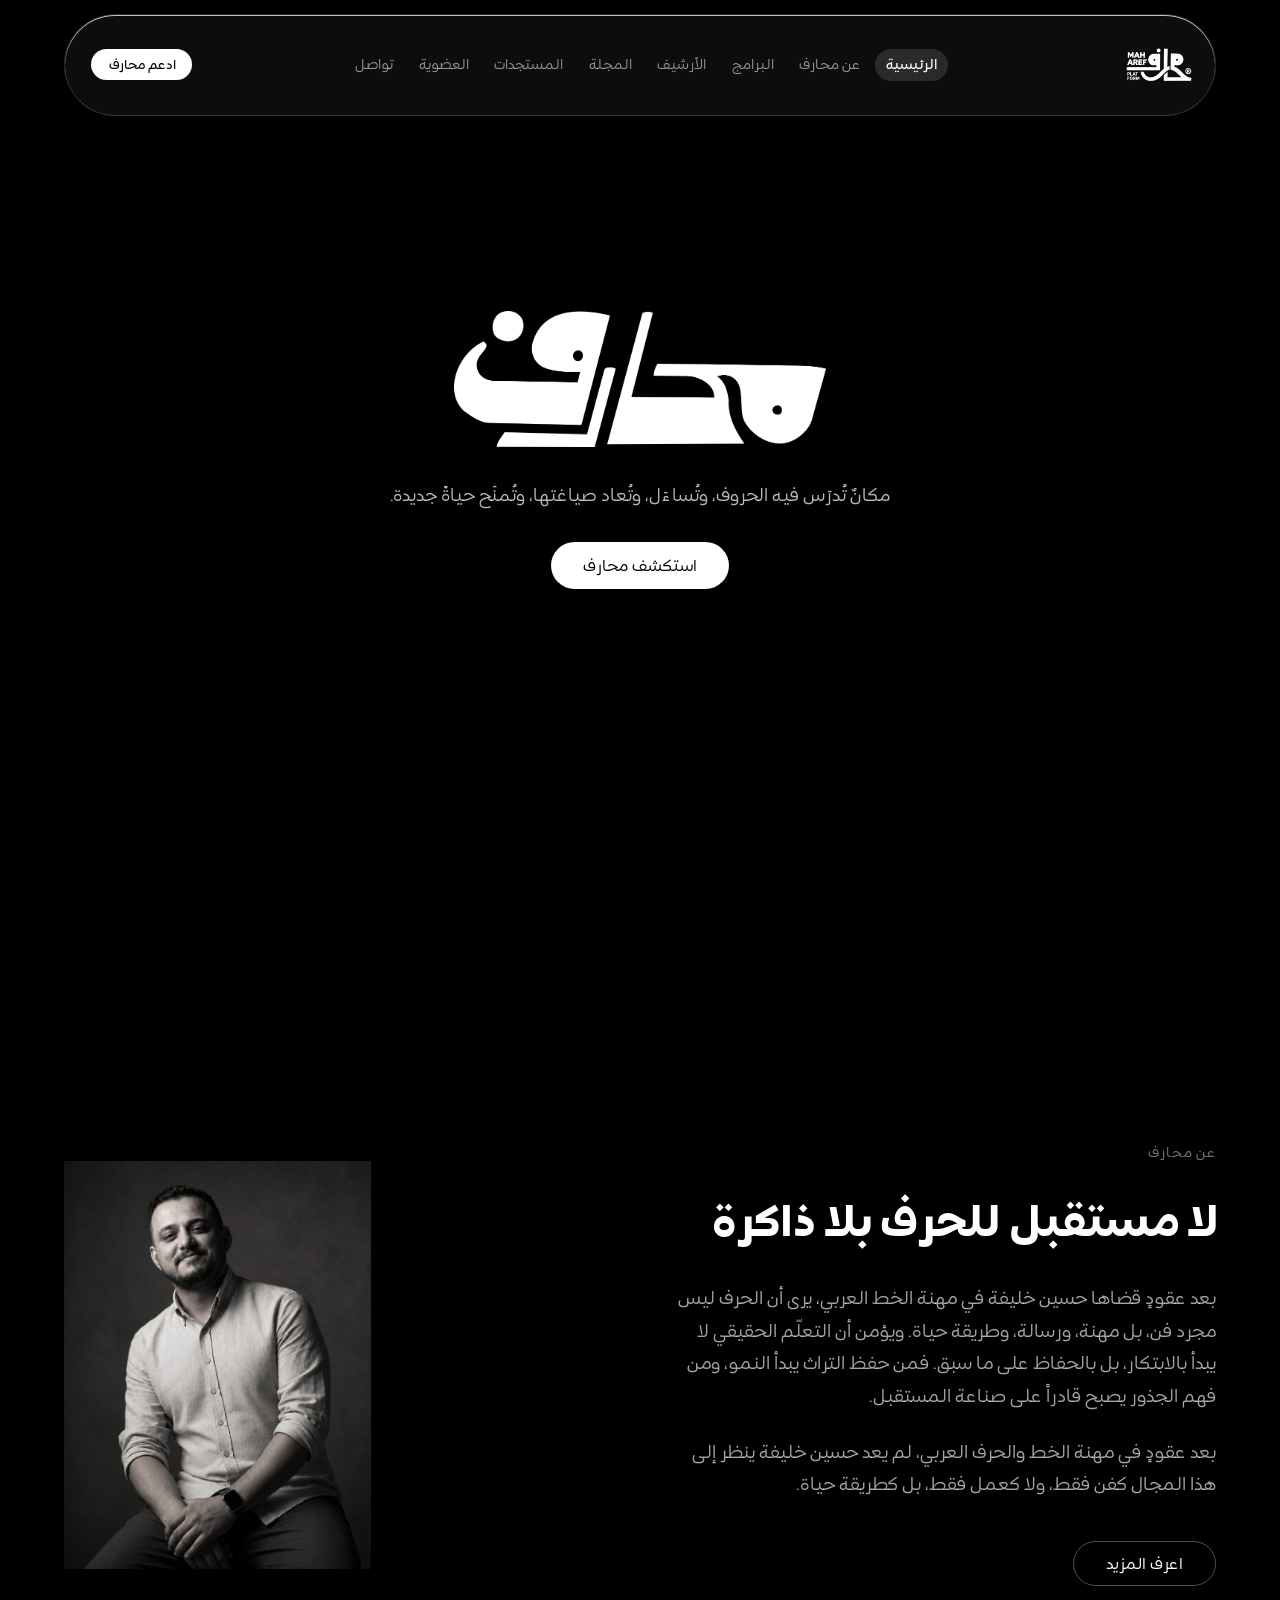
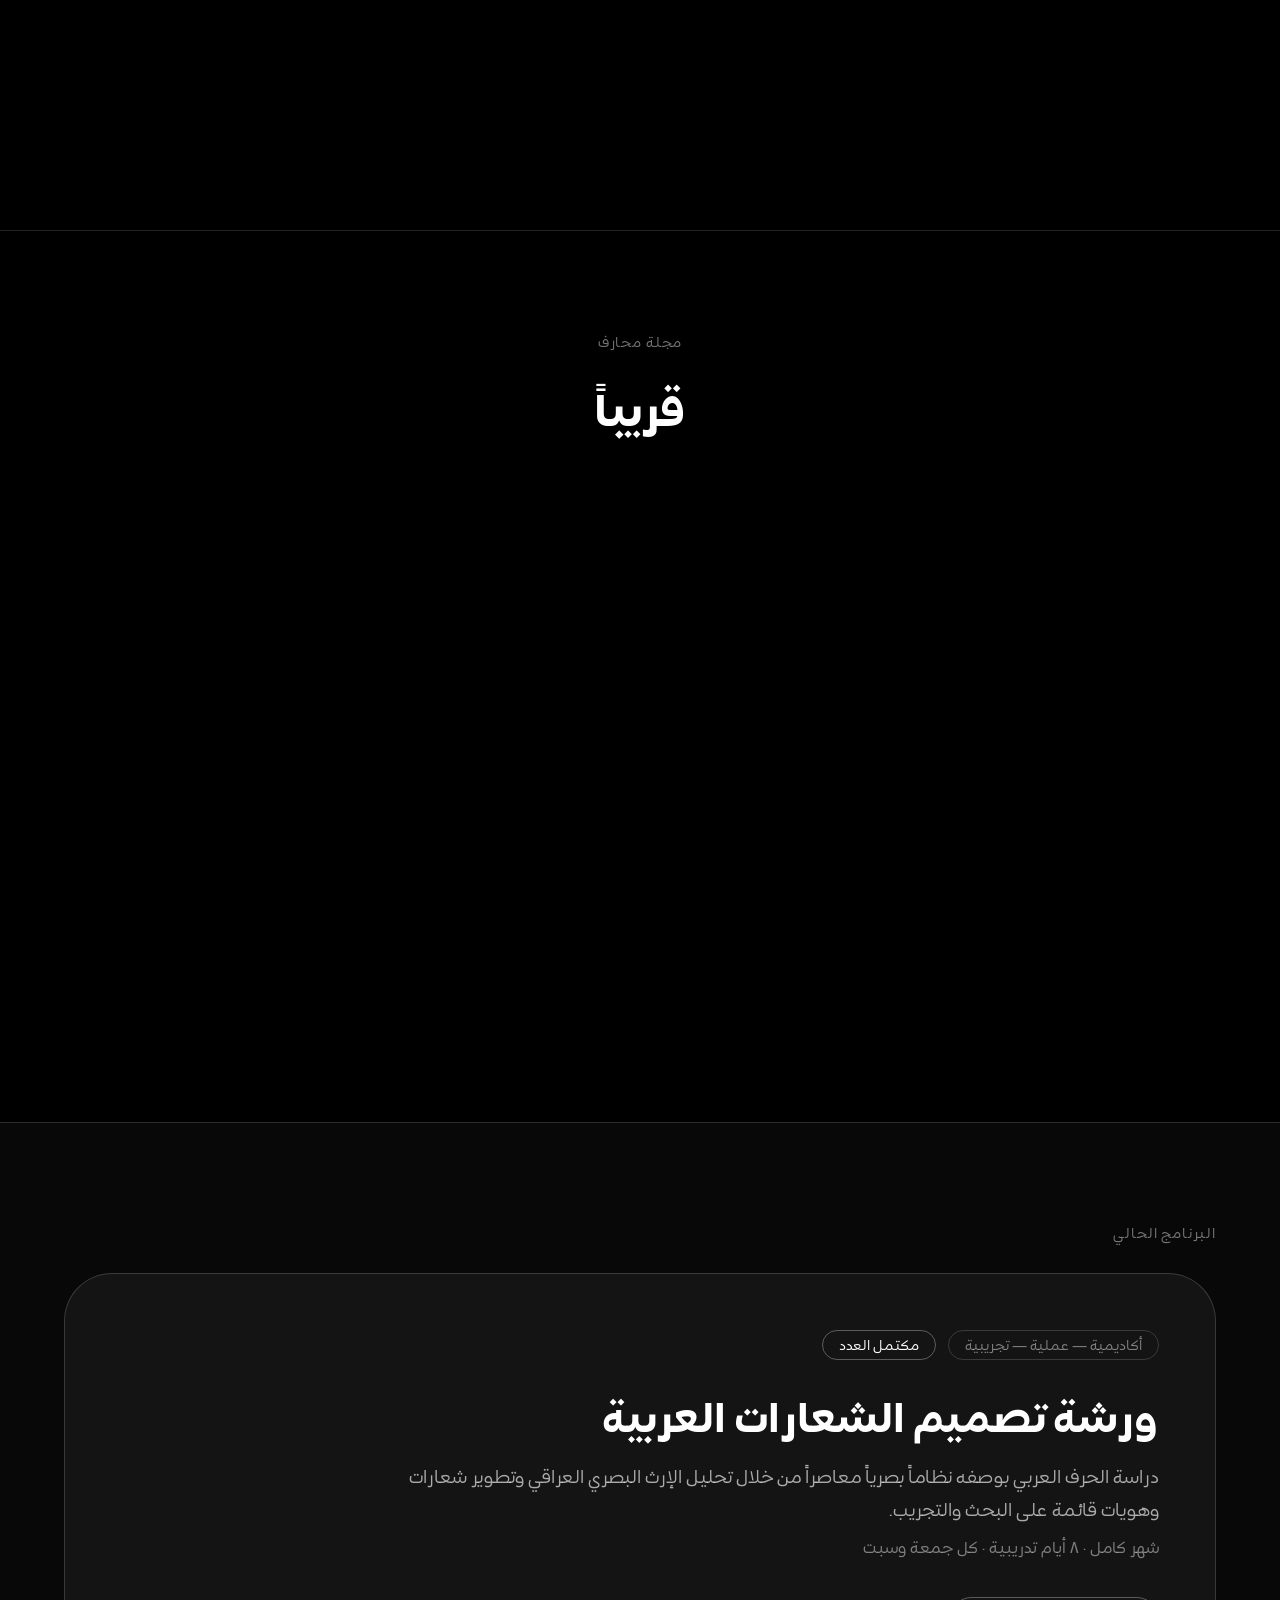
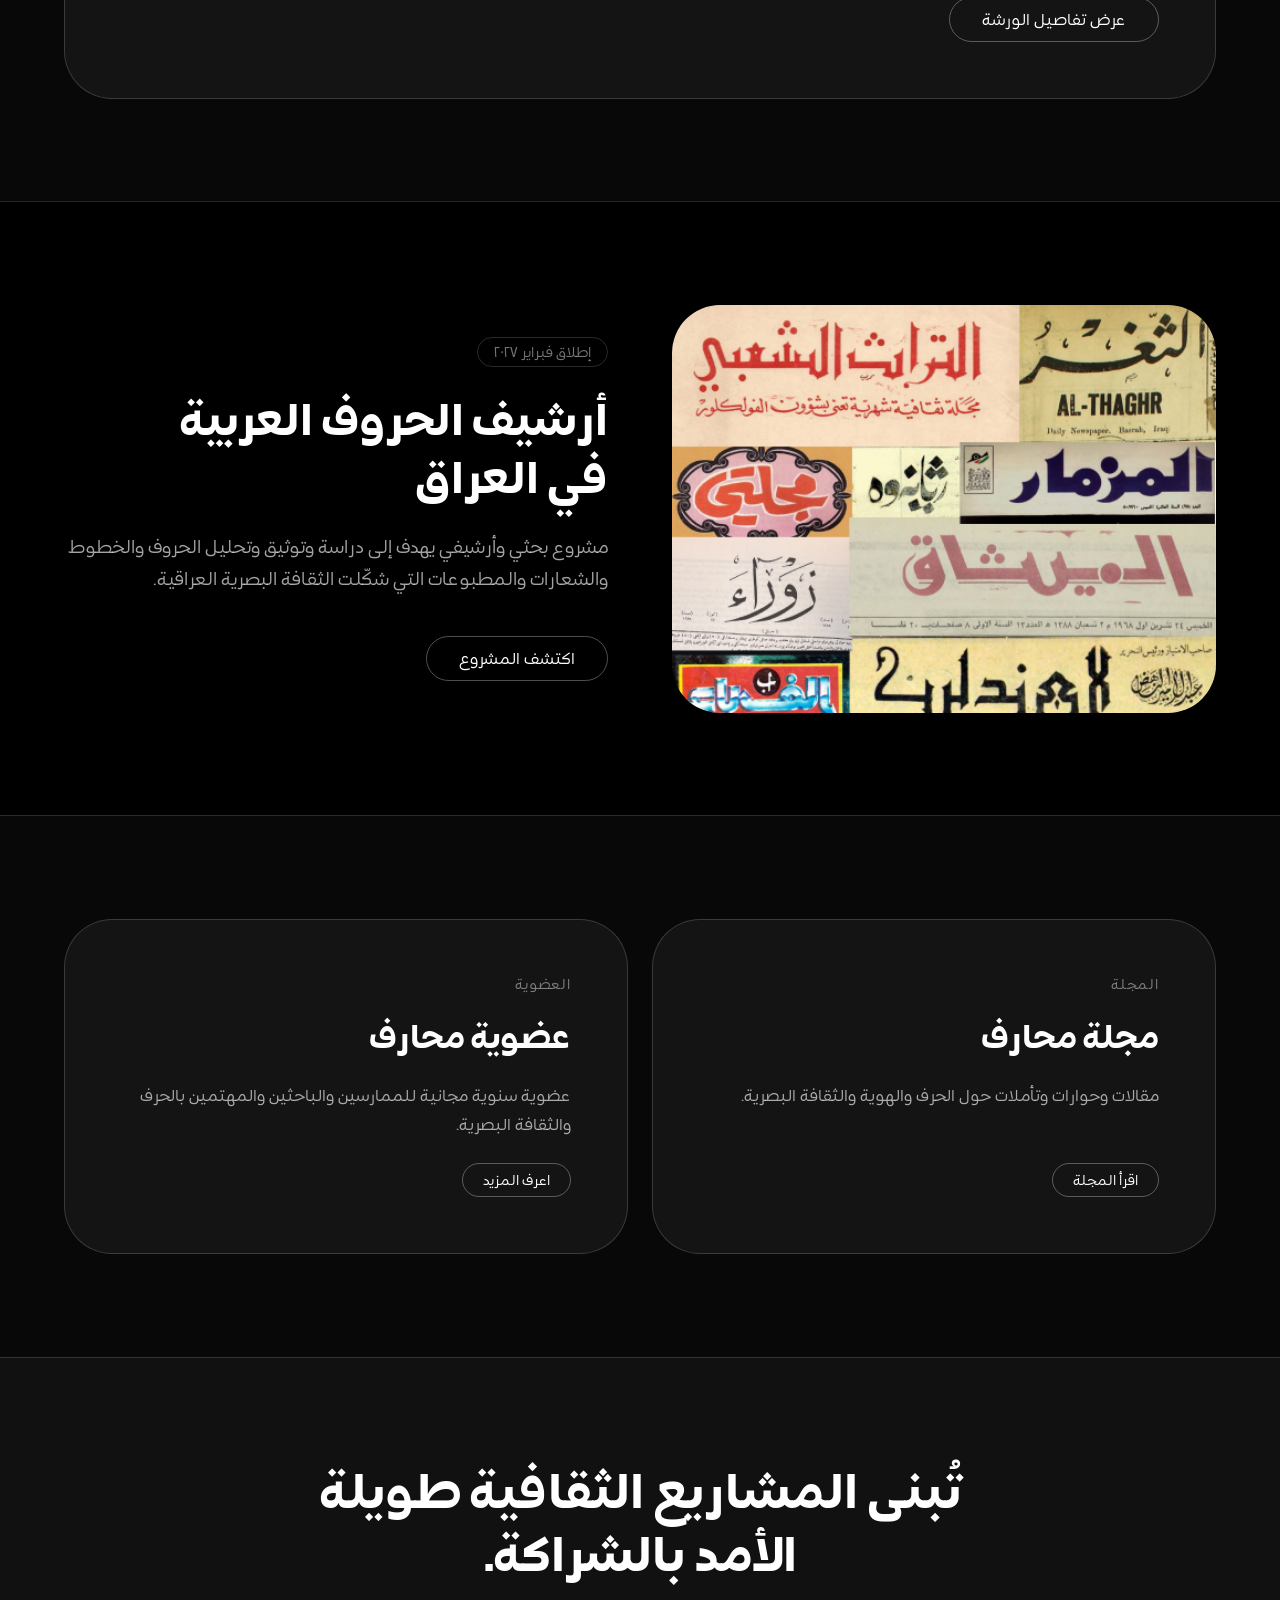
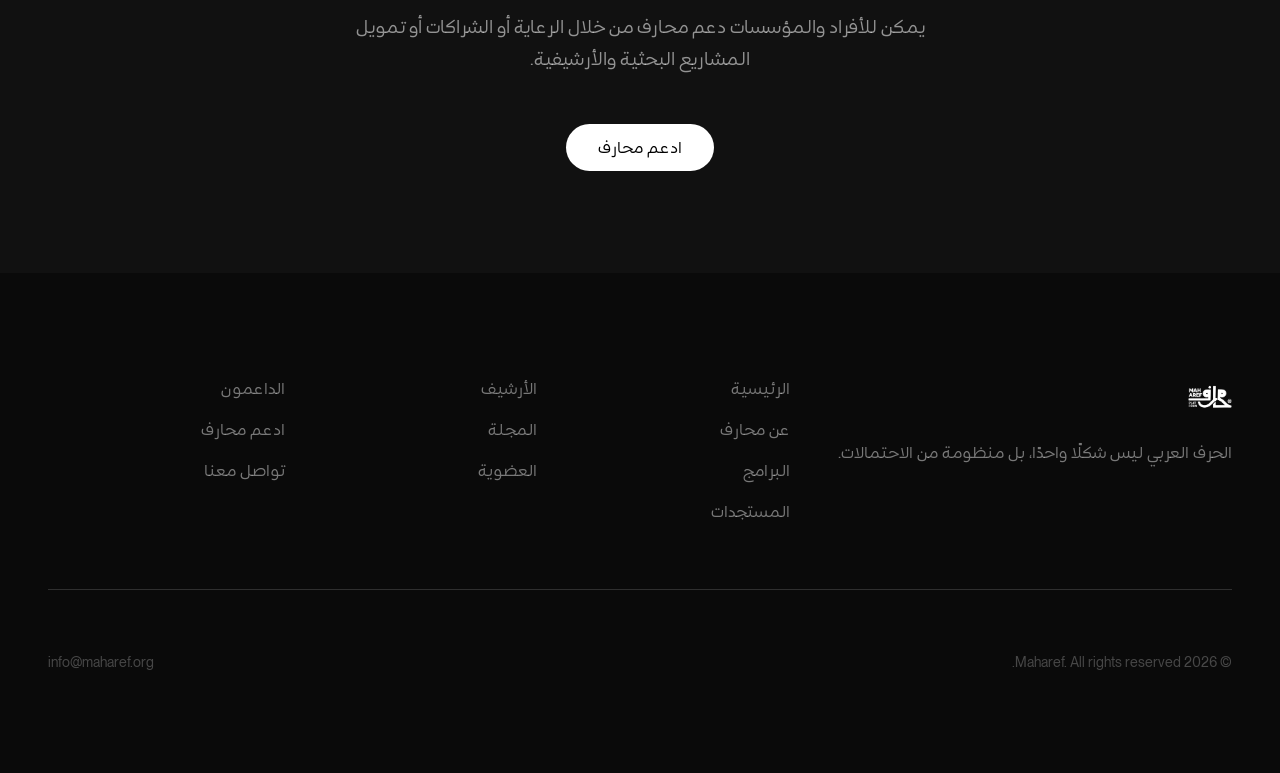
<file: index.html>
<!DOCTYPE html>
<html dir="rtl" lang="ar">
<head>
  <meta charset="UTF-8">
  <meta name="viewport" content="width=device-width, initial-scale=1.0">
  <title>محارف — منصة الحرف العربي</title>
  <meta name="description" content="مكانٌ تُدرَس فيه الحروف، وتُساءَل، وتُعاد صياغتها، وتُمنَح حياةً جديدة.">
  <link rel="stylesheet" href="css/styles.css">
</head>
<body>

<!-- Hero -->
<section class="hero">
  <video class="hero-video" autoplay muted loop playsinline>
    <source src="assets/videos/hero.mp4" type="video/mp4">
  </video>
  <div class="hero-overlay"></div>
  <div class="hero-content">
    <div class="hero-logo-wrap animate-fade-in">
      <img id="hero-logo" src="assets/images/logos/Maharf-01.png" alt="محارف">
    </div>
    <p class="hero-slogan animate-fade-in-up anim-delay-1">
      مكانٌ تُدرَس فيه الحروف، وتُساءَل، وتُعاد صياغتها، وتُمنَح حياةً جديدة.
    </p>
    <a href="about.html" class="btn-cream animate-fade-in-up anim-delay-2">استكشف محارف</a>
  </div>
</section>

<main>

  <!-- About preview -->
  <section class="section">
    <div class="container-wide">
      <div class="two-col">
        <div>
          <span class="eyebrow">عن محارف</span>
          <h2 class="section-title" style="font-family:var(--font-display); font-weight:800; color:var(--text-primary); line-height:var(--leading-tight); margin-bottom:2rem; text-wrap:pretty;">
            لا مستقبل للحرف بلا ذاكرة
          </h2>
          <p style="font-size:var(--text-lg); color:var(--text-secondary); line-height:var(--leading-relaxed); margin-bottom:1.5rem; text-wrap:pretty;">
            بعد عقودٍ قضاها حسين خليفة في مهنة الخط العربي، يرى أن الحرف ليس مجرد فن، بل مهنة، ورسالة، وطريقة حياة. ويؤمن أن التعلّم الحقيقي لا يبدأ بالابتكار، بل بالحفاظ على ما سبق. فمن حفظ التراث يبدأ النمو، ومن فهم الجذور يصبح قادراً على صناعة المستقبل.
          </p>
          <p style="font-size:var(--text-lg); color:var(--text-secondary); line-height:var(--leading-relaxed); margin-bottom:2.5rem; text-wrap:pretty;">
            بعد عقودٍ في مهنة الخط والحرف العربي، لم يعد حسين خليفة ينظر إلى هذا المجال كفن فقط، ولا كعمل فقط، بل كطريقة حياة.
          </p>
          <a href="about.html" class="btn-outline">اعرف المزيد</a>
        </div>
        <div style="aspect-ratio:3/4; min-height:300px; border-radius:var(--radius-3xl); overflow:hidden; display:flex; align-items:center; justify-content:flex-start; direction:ltr;">
          <img src="assets/images/hussein-khalifa.png" alt="حسين خليفة" style="width: 307px; height: 100%; object-fit: scale-down; border-radius: 187px">
        </div>
      </div>
    </div>
  </section>

  <!-- Magazine teaser video -->
  <section class="section section-border">
    <div class="container-wide" style="text-align:center;">
      <span class="eyebrow">مجلة محارف</span>
      <h2 class="section-title" style="font-family:var(--font-display); font-weight:800; color:var(--text-primary); line-height:var(--leading-tight); margin-bottom:2.5rem; text-wrap:pretty;">
        قريباً
      </h2>
      <div style="aspect-ratio:16/9; max-width:60rem; margin:0 auto; border-radius:var(--radius-3xl); overflow:hidden; background:#000;">
        <video autoplay muted loop playsinline style="width:100%; height:100%; object-fit:cover; display:block;">
          <source src="assets/videos/magazine-soon.mp4" type="video/mp4">
        </video>
      </div>
    </div>
  </section>

  <!-- Current programme -->
  <section class="section section-muted section-border">
    <div class="container-wide">
      <span class="eyebrow">البرنامج الحالي</span>
      <div id="featured-programme" class="card-white">
        <div style="display:flex; flex-wrap:wrap; gap:0.75rem; margin-bottom:2rem;">
          <span class="badge badge-muted">أكاديمية — عملية — تجريبية</span>
          <span class="badge badge-brown prog-badge">مكتمل العدد</span>
        </div>
        <h3 class="prog-title" style="font-family:var(--font-display); font-size:clamp(1.75rem,4vw,2.5rem); font-weight:800; color:var(--text-primary); margin-bottom:1rem; line-height:var(--leading-tight);">
          ورشة تصميم الشعارات العربية
        </h3>
        <p class="prog-desc" style="font-size:var(--text-lg); color:var(--text-secondary); line-height:var(--leading-relaxed); margin-bottom:0.75rem; text-wrap:pretty; max-width:48rem;">
          دراسة الحرف العربي بوصفه نظاماً بصرياً معاصراً من خلال تحليل الإرث البصري العراقي وتطوير شعارات وهويات قائمة على البحث والتجريب.
        </p>
        <p class="prog-meta" style="font-size:var(--text-base); color:var(--text-muted); margin-bottom:2.5rem;">شهر كامل · ٨ أيام تدريبية · كل جمعة وسبت</p>
        <a href="workshop.html" class="btn-outline prog-link">عرض تفاصيل الورشة</a>
      </div>
    </div>
  </section>

  <!-- Archive preview -->
  <section class="section section-border">
    <div class="container-wide">
      <div class="two-col">
        <div style="aspect-ratio:4/3; min-height:260px; border-radius:var(--radius-3xl); overflow:hidden;">
          <img src="assets/images/archive-preview.png" alt="أرشيف الحروف العربية في العراق — مجموعة من العناوين والمطبوعات العراقية" style="width:100%; height:100%; object-fit:cover;">
        </div>
        <div>
          <span class="badge badge-muted" style="margin-bottom:1.5rem; display:inline-block;">إطلاق فبراير ٢٠٢٧</span>
          <h2 class="section-title" style="font-family:var(--font-display); font-weight:800; color:var(--text-primary); line-height:var(--leading-tight); margin-bottom:1.5rem; text-wrap:pretty;">
            أرشيف الحروف العربية في العراق
          </h2>
          <p style="font-size:var(--text-lg); color:var(--text-secondary); line-height:var(--leading-relaxed); margin-bottom:2.5rem; text-wrap:pretty;">
            مشروع بحثي وأرشيفي يهدف إلى دراسة وتوثيق وتحليل الحروف والخطوط والشعارات والمطبوعات التي شكّلت الثقافة البصرية العراقية.
          </p>
          <a href="archive.html" class="btn-outline">اكتشف المشروع</a>
        </div>
      </div>
    </div>
  </section>

  <!-- Magazine + Membership -->
  <section class="section section-muted section-border">
    <div class="container-wide">
      <div class="two-col-sm">
        <div class="card-white" style="display:flex; flex-direction:column; gap:1.5rem;">
          <span class="eyebrow" style="margin-bottom:0;">المجلة</span>
          <h3 style="font-family:var(--font-display); font-size:clamp(1.5rem,3vw,2rem); font-weight:800; color:var(--text-primary); line-height:var(--leading-tight);">مجلة محارف</h3>
          <p style="color:var(--text-secondary); line-height:var(--leading-relaxed); flex:1; text-wrap:pretty;">مقالات وحوارات وتأملات حول الحرف والهوية والثقافة البصرية.</p>
          <a href="magazine.html" class="btn-outline-sm" style="align-self:flex-start;">اقرأ المجلة</a>
        </div>
        <div class="card-white" style="display:flex; flex-direction:column; gap:1.5rem;">
          <span class="eyebrow" style="margin-bottom:0;">العضوية</span>
          <h3 style="font-family:var(--font-display); font-size:clamp(1.5rem,3vw,2rem); font-weight:800; color:var(--text-primary); line-height:var(--leading-tight);">عضوية محارف</h3>
          <p style="color:var(--text-secondary); line-height:var(--leading-relaxed); flex:1; text-wrap:pretty;">عضوية سنوية مجانية للممارسين والباحثين والمهتمين بالحرف والثقافة البصرية.</p>
          <a href="membership.html" class="btn-outline-sm" style="align-self:flex-start;">اعرف المزيد</a>
        </div>
      </div>
    </div>
  </section>

  <!-- Support dark CTA -->
  <section class="section section-dark">
    <div class="container-content" style="text-align:center;">
      <h2 style="font-family:var(--font-display); font-size:clamp(2rem,5vw,3rem); font-weight:800; color:var(--color-cream); line-height:var(--leading-tight); margin-bottom:1.5rem; text-wrap:pretty;">
        تُبنى المشاريع الثقافية طويلة الأمد بالشراكة.
      </h2>
      <p style="font-size:var(--text-lg); color:rgba(255,255,255,0.55); line-height:var(--leading-relaxed); margin-bottom:3rem; text-wrap:pretty; max-width:36rem; margin-inline:auto;">
        يمكن للأفراد والمؤسسات دعم محارف من خلال الرعاية أو الشراكات أو تمويل المشاريع البحثية والأرشيفية.
      </p>
      <a href="support.html" class="btn-cream">ادعم محارف</a>
    </div>
  </section>

</main>

<script src="js/nav.js"></script>
<script src="js/home.js"></script>
</body>
</html>

<style id="__om-edit-overrides">
#site-nav .nav-actions >:is(h1,h2,h3,h4,h5,h6,p,li,dt,dd,blockquote,figcaption,label,span,a,em,strong,small,td,th,caption) { padding: 8px 16px 8px 18px !important }
#site-nav .nav-actions >:is(h1,h2,h3,h4,h5,h6,p,li,dt,dd,blockquote,figcaption,label,span,a,em,strong,small,td,th,caption) { margin: 0px -6px 0px 0px !important }
#site-nav .nav-actions >:is(h1,h2,h3,h4,h5,h6,p,li,dt,dd,blockquote,figcaption,label,span,a,em,strong,small,td,th,caption) { margin: 0px -12px 0px 0px !important }
#site-nav .nav-actions >:is(h1,h2,h3,h4,h5,h6,p,li,dt,dd,blockquote,figcaption,label,span,a,em,strong,small,td,th,caption) { margin: 0px -12px 0px 31px !important }
#site-nav .nav-actions >:is(h1,h2,h3,h4,h5,h6,p,li,dt,dd,blockquote,figcaption,label,span,a,em,strong,small,td,th,caption) { margin: 0px -12px 0px 35px !important }
#site-nav .nav-actions >:is(h1,h2,h3,h4,h5,h6,p,li,dt,dd,blockquote,figcaption,label,span,a,em,strong,small,td,th,caption) { margin: 0px -12px 0px -7px !important }
#site-nav .nav-actions >:is(h1,h2,h3,h4,h5,h6,p,li,dt,dd,blockquote,figcaption,label,span,a,em,strong,small,td,th,caption) { margin: 0px -12px 0px 15px !important }
#site-nav .nav-actions >:is(h1,h2,h3,h4,h5,h6,p,li,dt,dd,blockquote,figcaption,label,span,a,em,strong,small,td,th,caption) { margin: 0px -12px 0px 17px !important }
#site-nav :is(h1,h2,h3,h4,h5,h6,p,li,dt,dd,blockquote,figcaption,label,span,a,em,strong,small,td,th,caption) >:is(img,video) { width: 62px !important }
#site-nav :is(h1,h2,h3,h4,h5,h6,p,li,dt,dd,blockquote,figcaption,label,span,a,em,strong,small,td,th,caption) >:is(img,video) { width: 65px !important }
#site-nav :is(h1,h2,h3,h4,h5,h6,p,li,dt,dd,blockquote,figcaption,label,span,a,em,strong,small,td,th,caption) >:is(img,video) { width: 53px !important }
#site-nav :is(h1,h2,h3,h4,h5,h6,p,li,dt,dd,blockquote,figcaption,label,span,a,em,strong,small,td,th,caption) >:is(img,video) { object-fit: fill !important }
#site-nav :is(h1,h2,h3,h4,h5,h6,p,li,dt,dd,blockquote,figcaption,label,span,a,em,strong,small,td,th,caption) >:is(img,video) { object-fit: none !important }
#site-nav :is(h1,h2,h3,h4,h5,h6,p,li,dt,dd,blockquote,figcaption,label,span,a,em,strong,small,td,th,caption) >:is(img,video) { object-fit: cover !important }
#site-nav :is(h1,h2,h3,h4,h5,h6,p,li,dt,dd,blockquote,figcaption,label,span,a,em,strong,small,td,th,caption) >:is(img,video) { width: 55px !important }
#site-nav :is(h1,h2,h3,h4,h5,h6,p,li,dt,dd,blockquote,figcaption,label,span,a,em,strong,small,td,th,caption) >:is(img,video) { height: 5px !important }
#site-nav :is(h1,h2,h3,h4,h5,h6,p,li,dt,dd,blockquote,figcaption,label,span,a,em,strong,small,td,th,caption) >:is(img,video) { width: 66px !important }
#site-nav :is(h1,h2,h3,h4,h5,h6,p,li,dt,dd,blockquote,figcaption,label,span,a,em,strong,small,td,th,caption) >:is(img,video) { height: 66px !important }
</style>
</file>
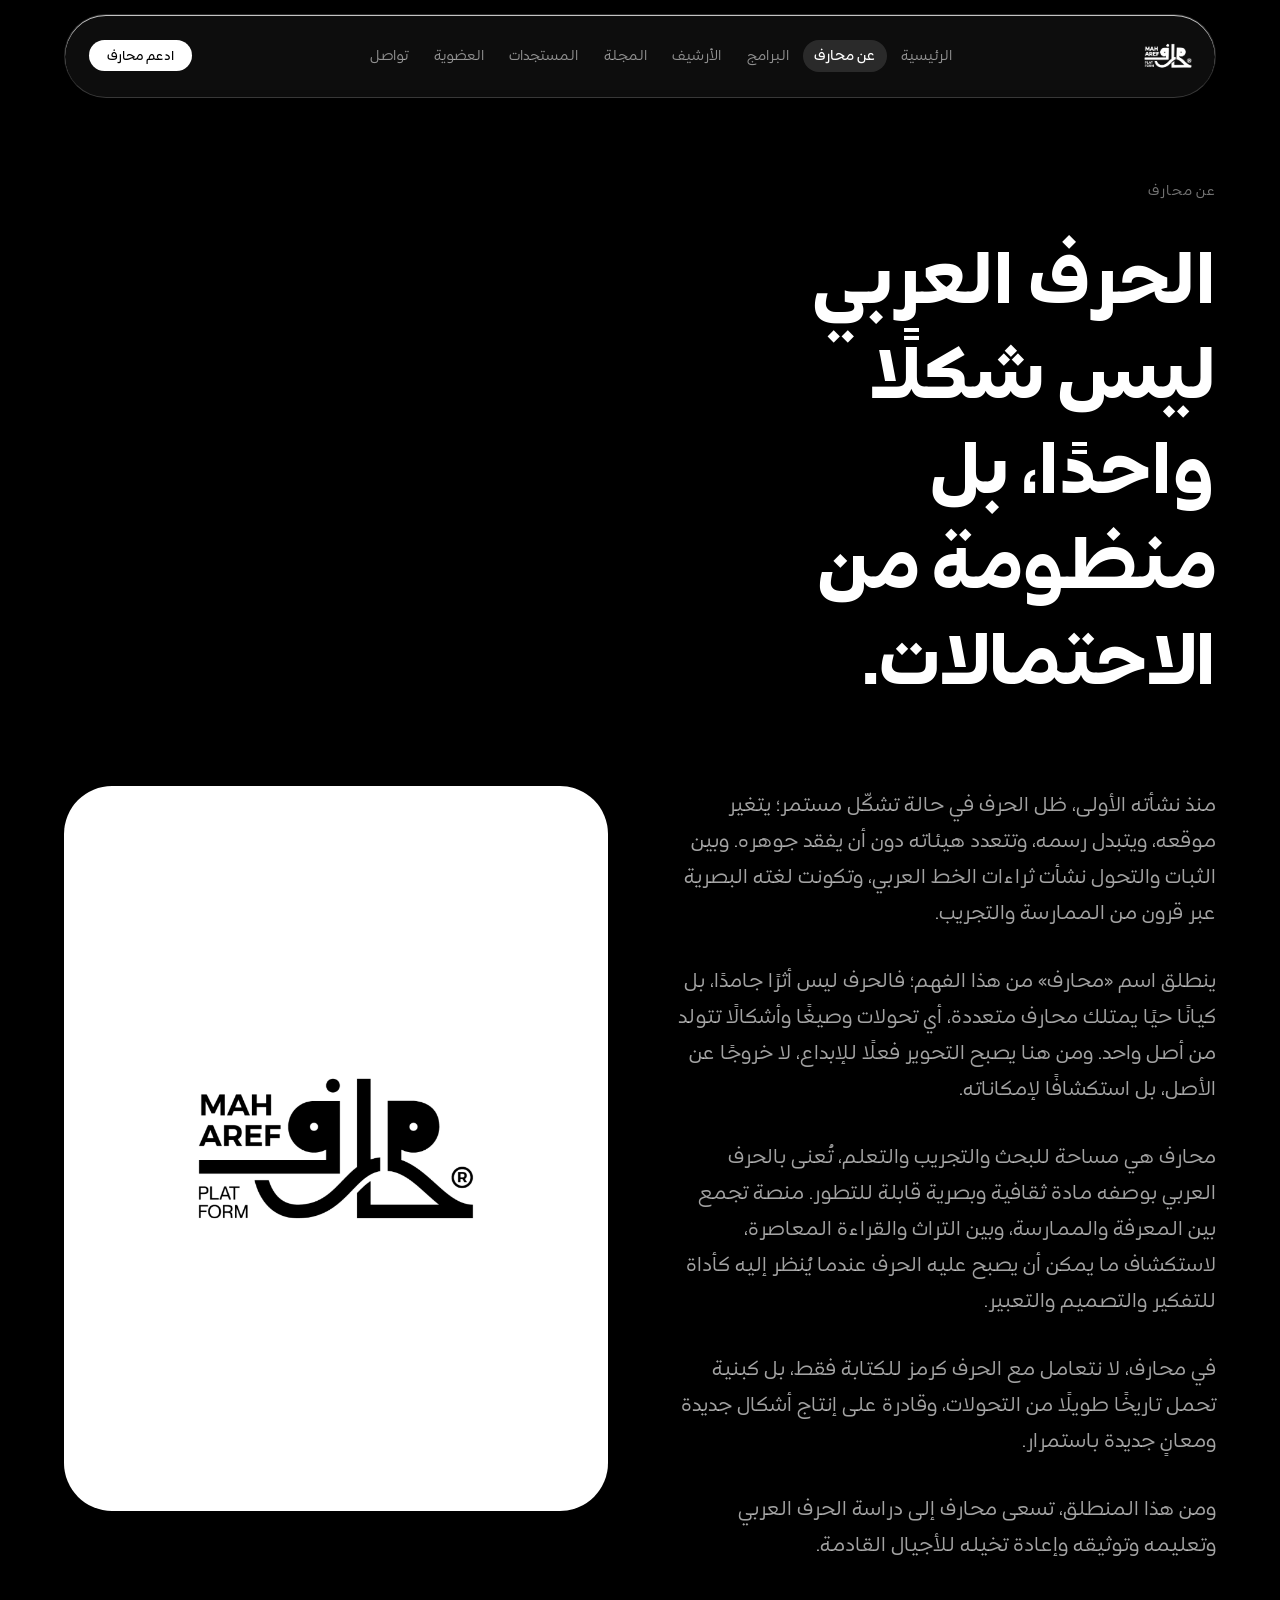
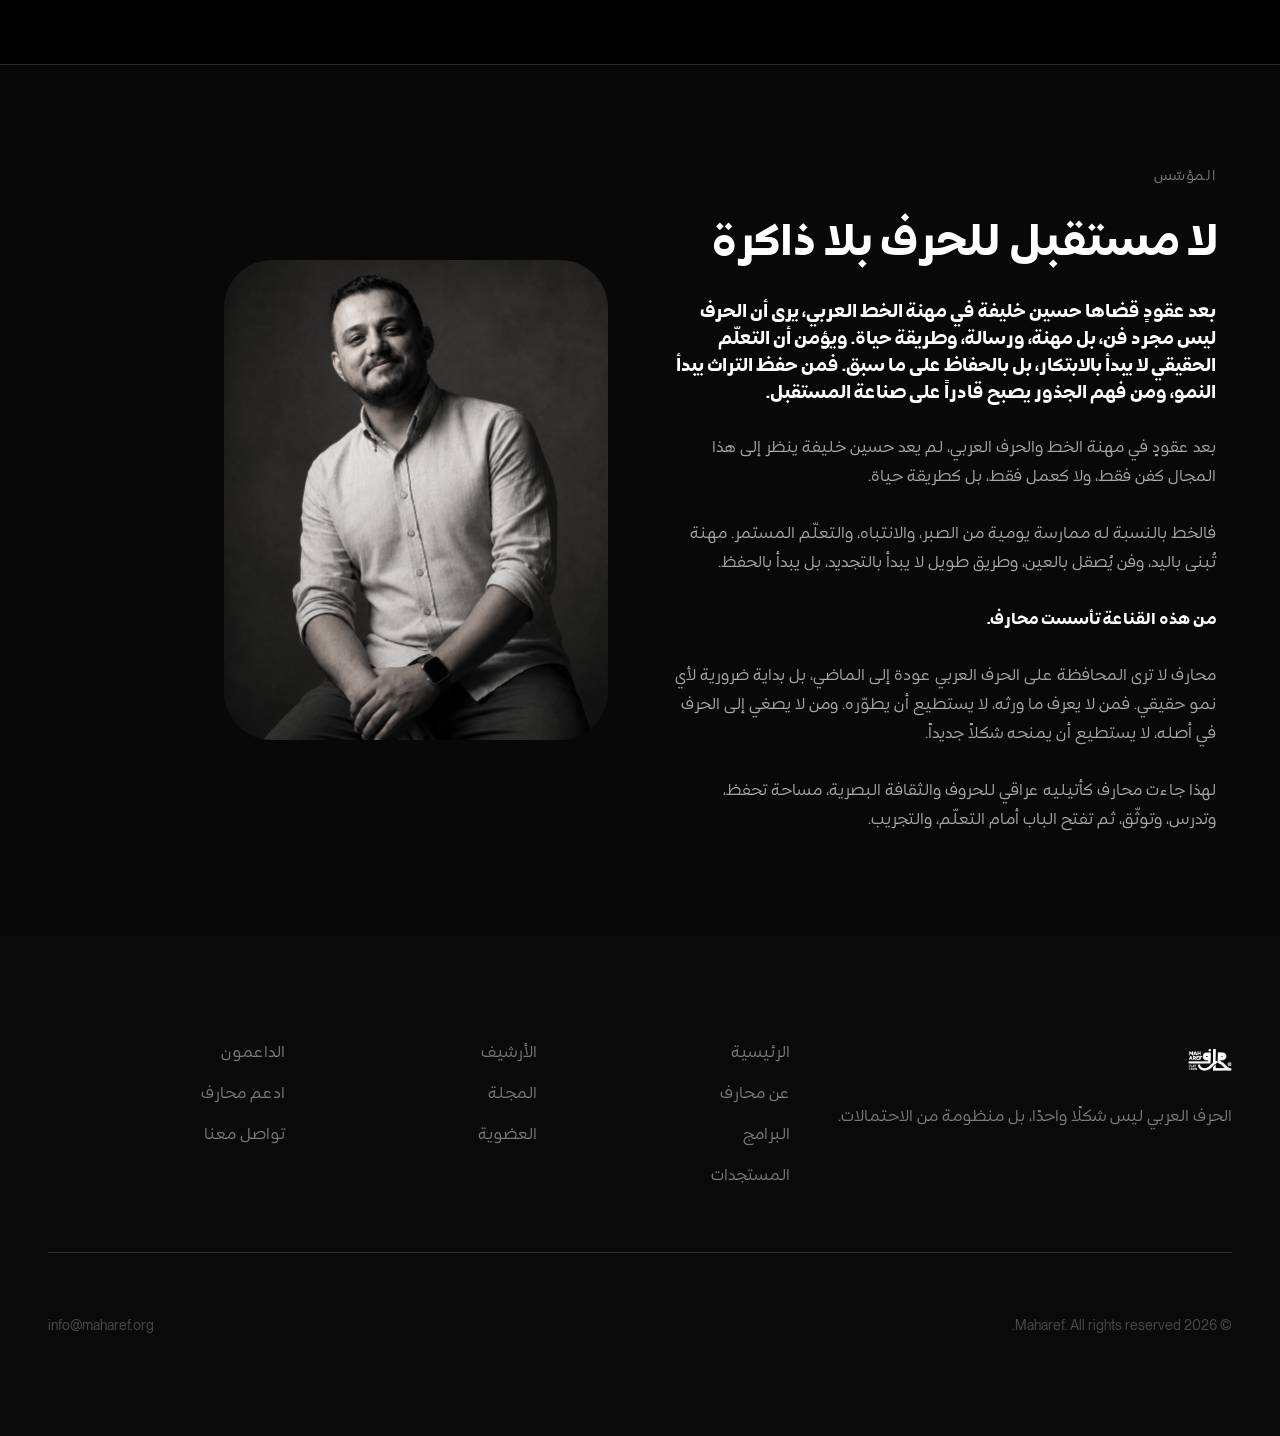
<file: about.html>
<!DOCTYPE html>
<html dir="rtl" lang="ar">
<head>
  <meta charset="UTF-8">
  <meta name="viewport" content="width=device-width, initial-scale=1.0">
  <title>عن محارف</title>
  <link rel="stylesheet" href="css/styles.css">
</head>
<body>
<main class="page-wrap">
  <section class="section">
    <div class="container-wide">
      <span class="eyebrow">عن محارف</span>
      <h1 class="page-title animate-fade-in-up" style="font-family:var(--font-display); font-weight:900; color:var(--text-primary); line-height:var(--leading-tight); margin-bottom:5rem; max-width:34rem; text-wrap:pretty;">
        الحرف العربي ليس شكلًا واحدًا، بل منظومة من الاحتمالات.
      </h1>
      <div class="two-col" style="align-items:start;">
        <div style="display:flex; flex-direction:column; gap:2rem;">
          <p style="font-size:var(--text-xl); color:var(--text-secondary); line-height:var(--leading-relaxed); text-wrap:pretty;">
            منذ نشأته الأولى، ظل الحرف في حالة تشكّل مستمر؛ يتغير موقعه، ويتبدل رسمه، وتتعدد هيئاته دون أن يفقد جوهره. وبين الثبات والتحول نشأت ثراءات الخط العربي، وتكونت لغته البصرية عبر قرون من الممارسة والتجريب.
          </p>
          <p style="font-size:var(--text-xl); color:var(--text-secondary); line-height:var(--leading-relaxed); text-wrap:pretty;">
            ينطلق اسم «محارف» من هذا الفهم؛ فالحرف ليس أثرًا جامدًا، بل كيانًا حيًا يمتلك محارف متعددة، أي تحولات وصيغًا وأشكالًا تتولد من أصل واحد. ومن هنا يصبح التحوير فعلًا للإبداع، لا خروجًا عن الأصل، بل استكشافًا لإمكاناته.
          </p>
          <p style="font-size:var(--text-xl); color:var(--text-secondary); line-height:var(--leading-relaxed); text-wrap:pretty;">
            محارف هي مساحة للبحث والتجريب والتعلم، تُعنى بالحرف العربي بوصفه مادة ثقافية وبصرية قابلة للتطور. منصة تجمع بين المعرفة والممارسة، وبين التراث والقراءة المعاصرة، لاستكشاف ما يمكن أن يصبح عليه الحرف عندما يُنظر إليه كأداة للتفكير والتصميم والتعبير.
          </p>
          <p style="font-size:var(--text-xl); color:var(--text-secondary); line-height:var(--leading-relaxed); text-wrap:pretty;">
            في محارف، لا نتعامل مع الحرف كرمز للكتابة فقط، بل كبنية تحمل تاريخًا طويلًا من التحولات، وقادرة على إنتاج أشكال جديدة ومعانٍ جديدة باستمرار.
          </p>
          <p style="font-size:var(--text-xl); color:var(--text-secondary); line-height:var(--leading-relaxed); text-wrap:pretty;">
            ومن هذا المنطلق، تسعى محارف إلى دراسة الحرف العربي وتعليمه وتوثيقه وإعادة تخيله للأجيال القادمة.
          </p>
        </div>
        <div style="position:sticky; top:7rem;">
          <div style="aspect-ratio:3/4; min-height:400px; border-radius:var(--radius-3xl); overflow:hidden; background:#FFFFFF; border:1px solid var(--border-card); display:flex; align-items:center; justify-content:center; padding:2.5rem;">
            <img src="assets/images/maharef-wordmark.png" alt="شعار محارف — MAHAREF PLATFORM" style="width:100%; height:100%; object-fit:contain;">
          </div>
        </div>
      </div>
    </div>
  </section>

  <section class="section section-muted section-border">
    <div class="container-wide">
      <div class="two-col" style="align-items:center;">
        <div style="display:flex; flex-direction:column; gap:1.75rem;">
          <span class="eyebrow" style="margin-bottom:0;">المؤسّس</span>
          <h2 class="section-title" style="font-family:var(--font-display); font-weight:800; color:var(--text-primary); line-height:var(--leading-tight); text-wrap:pretty;">
            لا مستقبل للحرف بلا ذاكرة
          </h2>
          <p style="font-size:var(--text-lg); color:var(--text-primary); line-height:var(--leading-snug); font-weight:600; text-wrap:pretty;">
            بعد عقودٍ قضاها حسين خليفة في مهنة الخط العربي، يرى أن الحرف ليس مجرد فن، بل مهنة، ورسالة، وطريقة حياة. ويؤمن أن التعلّم الحقيقي لا يبدأ بالابتكار، بل بالحفاظ على ما سبق. فمن حفظ التراث يبدأ النمو، ومن فهم الجذور يصبح قادراً على صناعة المستقبل.
          </p>
          <p style="font-size:var(--text-base); color:var(--text-secondary); line-height:var(--leading-relaxed); text-wrap:pretty;">
            بعد عقودٍ في مهنة الخط والحرف العربي، لم يعد حسين خليفة ينظر إلى هذا المجال كفن فقط، ولا كعمل فقط، بل كطريقة حياة.
          </p>
          <p style="font-size:var(--text-base); color:var(--text-secondary); line-height:var(--leading-relaxed); text-wrap:pretty;">
            فالخط بالنسبة له ممارسة يومية من الصبر، والانتباه، والتعلّم المستمر. مهنة تُبنى باليد، وفن يُصقل بالعين، وطريق طويل لا يبدأ بالتجديد، بل يبدأ بالحفظ.
          </p>
          <p style="font-size:var(--text-base); color:var(--text-primary); line-height:var(--leading-relaxed); font-weight:600; text-wrap:pretty;">
            من هذه القناعة تأسست محارف.
          </p>
          <p style="font-size:var(--text-base); color:var(--text-secondary); line-height:var(--leading-relaxed); text-wrap:pretty;">
            محارف لا ترى المحافظة على الحرف العربي عودة إلى الماضي، بل بداية ضرورية لأي نمو حقيقي. فمن لا يعرف ما ورثه، لا يستطيع أن يطوّره. ومن لا يصغي إلى الحرف في أصله، لا يستطيع أن يمنحه شكلاً جديداً.
          </p>
          <p style="font-size:var(--text-base); color:var(--text-secondary); line-height:var(--leading-relaxed); text-wrap:pretty;">
            لهذا جاءت محارف كأتيليه عراقي للحروف والثقافة البصرية، مساحة تحفظ، وتدرس، وتوثّق، ثم تفتح الباب أمام التعلّم، والتجريب.
          </p>
        </div>
        <div style="aspect-ratio:4/5; min-height:320px; max-width:24rem; width:100%; border-radius:var(--radius-3xl); overflow:hidden;">
          <img src="assets/images/hussein-khalifa.png" alt="حسين خليفة — مؤسّس محارف" style="width:100%; height:100%; object-fit:cover;">
        </div>
      </div>
    </div>
  </section>
</main>
<script src="js/nav.js"></script>
</body>
</html>
</file>
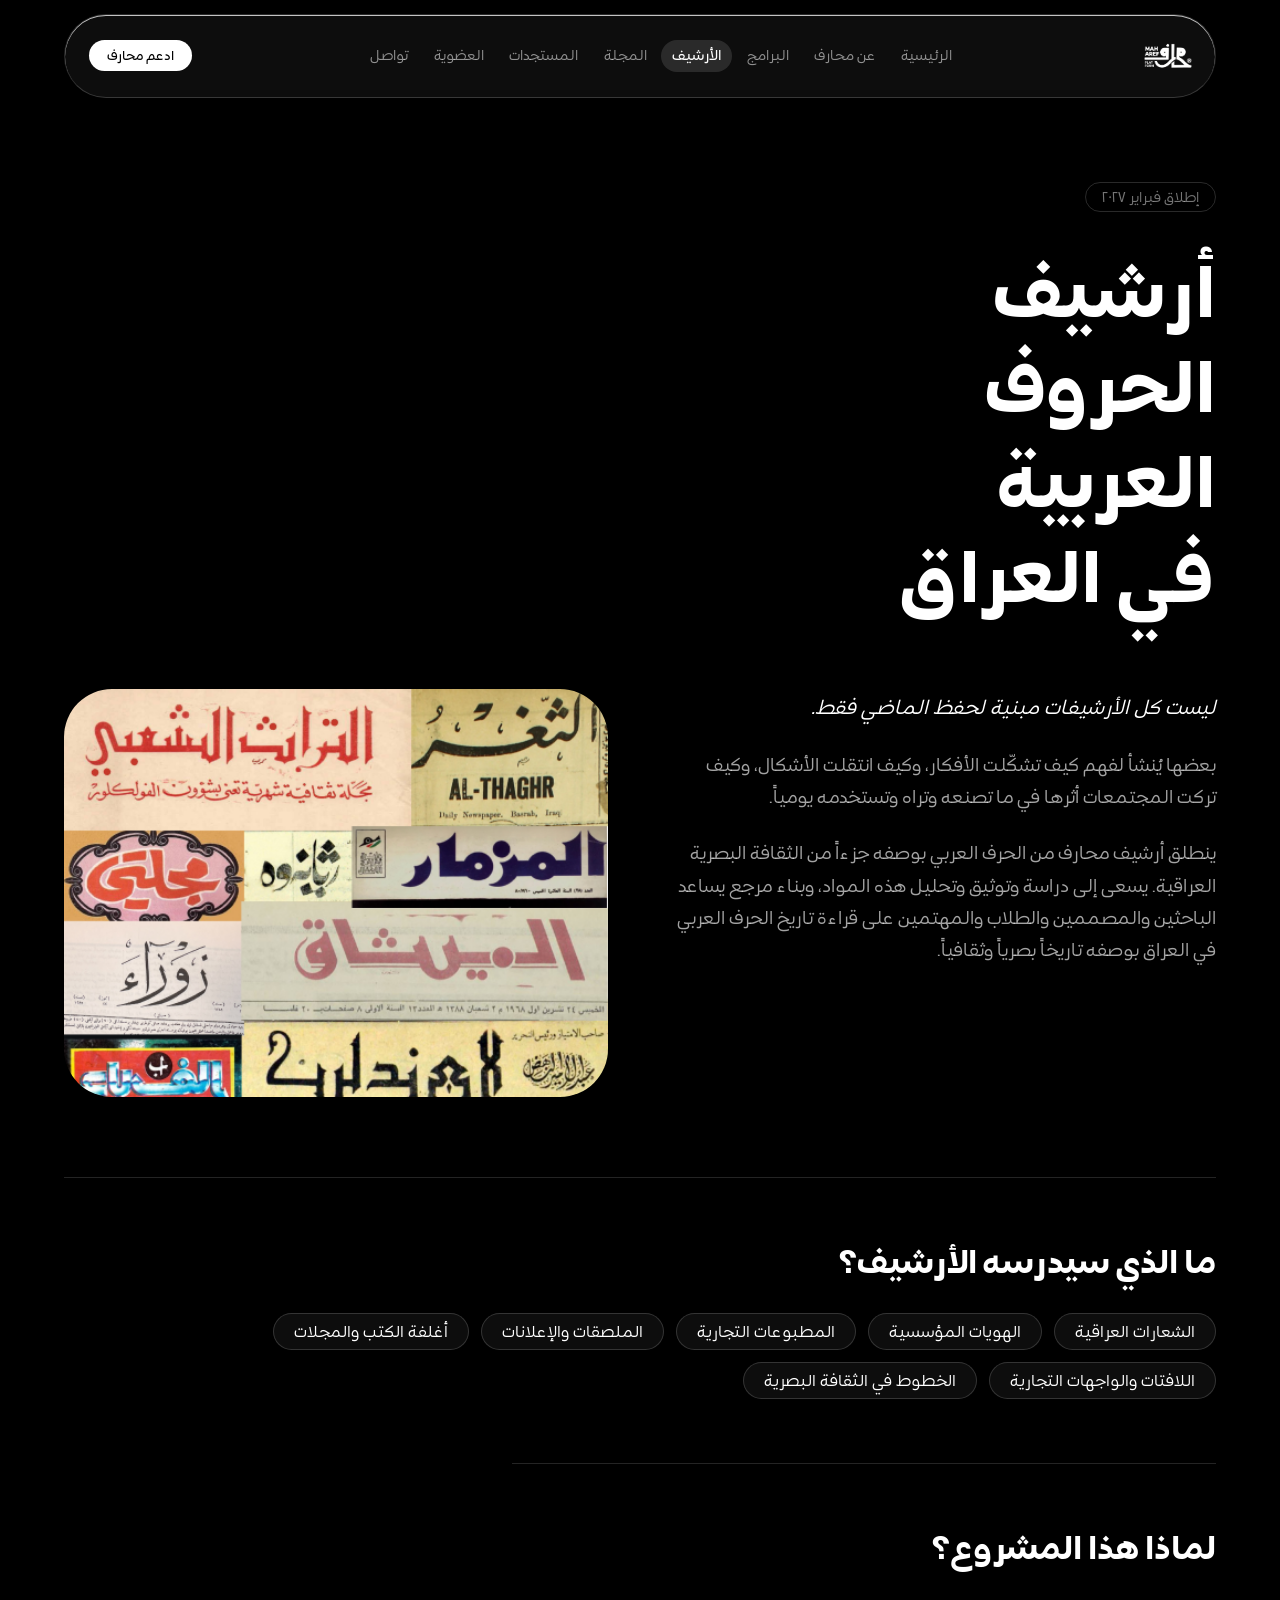
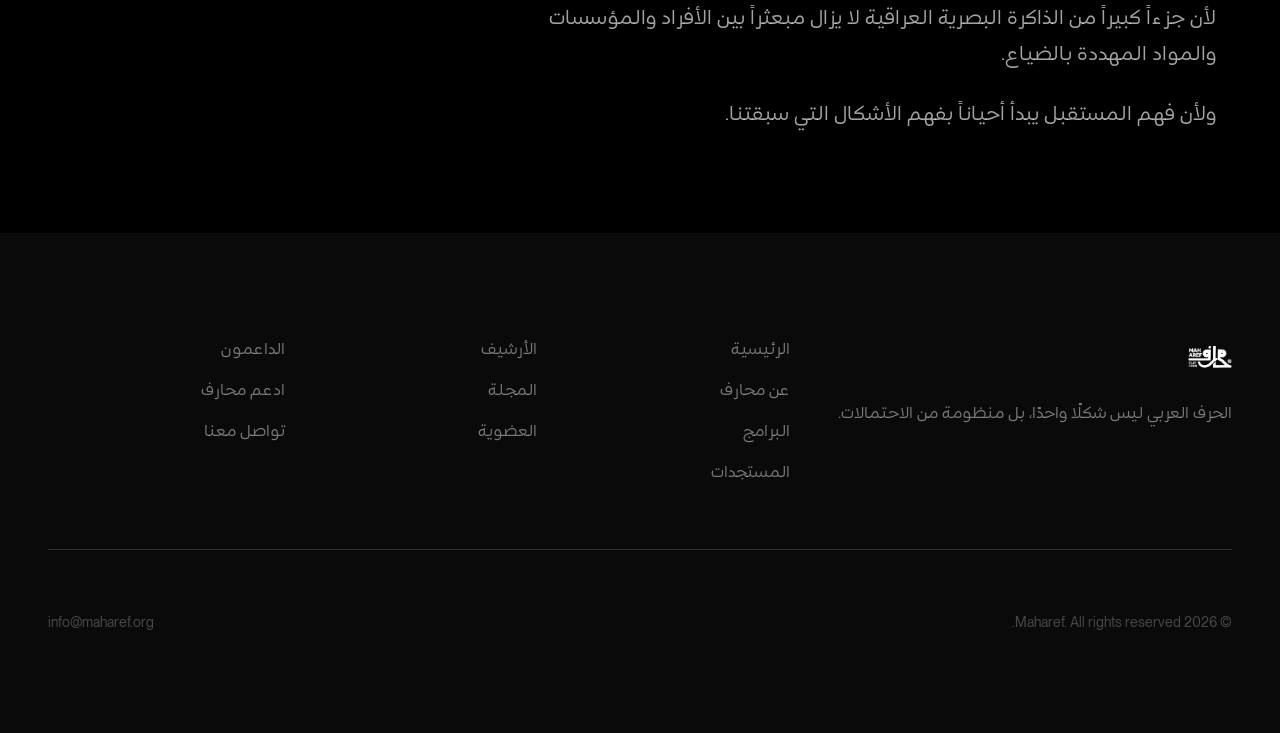
<file: archive.html>
<!DOCTYPE html>
<html dir="rtl" lang="ar">
<head>
  <meta charset="UTF-8">
  <meta name="viewport" content="width=device-width, initial-scale=1.0">
  <title>الأرشيف — محارف</title>
  <link rel="stylesheet" href="css/styles.css">
</head>
<body>
<main class="page-wrap">
  <section class="section">
    <div class="container-wide">
      <span class="badge badge-muted" style="margin-bottom:2rem; display:inline-block;">إطلاق فبراير ٢٠٢٧</span>
      <h1 class="page-title animate-fade-in-up" style="font-family:var(--font-display); font-weight:900; color:var(--text-primary); line-height:var(--leading-tight); margin-bottom:4rem; max-width:26rem; text-wrap:balance;">
        أرشيف الحروف العربية في العراق
      </h1>
      <div class="two-col" style="align-items:start; margin-bottom:5rem;">
        <div style="display:flex; flex-direction:column; gap:1.5rem;">
          <p style="font-size:var(--text-xl); color:var(--text-primary); line-height:var(--leading-relaxed); font-style:italic; text-wrap:pretty;">
            ليست كل الأرشيفات مبنية لحفظ الماضي فقط.
          </p>
          <p style="font-size:var(--text-lg); color:var(--text-secondary); line-height:var(--leading-relaxed); text-wrap:pretty;">
            بعضها يُنشأ لفهم كيف تشكّلت الأفكار، وكيف انتقلت الأشكال، وكيف تركت المجتمعات أثرها في ما تصنعه وتراه وتستخدمه يومياً.
          </p>
          <p style="font-size:var(--text-lg); color:var(--text-secondary); line-height:var(--leading-relaxed); text-wrap:pretty;">
            ينطلق أرشيف محارف من الحرف العربي بوصفه جزءاً من الثقافة البصرية العراقية. يسعى إلى دراسة وتوثيق وتحليل هذه المواد، وبناء مرجع يساعد الباحثين والمصممين والطلاب والمهتمين على قراءة تاريخ الحرف العربي في العراق بوصفه تاريخاً بصرياً وثقافياً.
          </p>
        </div>
        <div style="aspect-ratio:4/3; min-height:280px; border-radius:var(--radius-3xl); overflow:hidden;">
          <img src="assets/images/archive-preview.png" alt="أرشيف الحروف العربية في العراق — مجموعة من العناوين والمطبوعات العراقية" style="width:100%; height:100%; object-fit:cover;">
        </div>
      </div>

      <!-- What we study -->
      <div style="border-top:1px solid var(--border-subtle); padding-top:4rem; margin-bottom:4rem;">
        <h2 style="font-family:var(--font-display); font-size:clamp(1.5rem,3vw,2rem); font-weight:800; color:var(--text-primary); margin-bottom:2rem;">ما الذي سيدرسه الأرشيف؟</h2>
        <div class="tags-wrap">
          <span class="tag">الشعارات العراقية</span><span class="tag">الهويات المؤسسية</span>
          <span class="tag">المطبوعات التجارية</span><span class="tag">الملصقات والإعلانات</span>
          <span class="tag">أغلفة الكتب والمجلات</span><span class="tag">اللافتات والواجهات التجارية</span>
          <span class="tag">الخطوط في الثقافة البصرية</span>
        </div>
      </div>

      <!-- Why -->
      <div style="border-top:1px solid var(--border-subtle); padding-top:4rem; max-width:44rem;">
        <h2 style="font-family:var(--font-display); font-size:clamp(1.5rem,3vw,2rem); font-weight:800; color:var(--text-primary); margin-bottom:2rem;">لماذا هذا المشروع؟</h2>
        <div style="display:flex; flex-direction:column; gap:1.5rem;">
          <p style="font-size:var(--text-xl); color:var(--text-secondary); line-height:var(--leading-relaxed); text-wrap:pretty;">لأن جزءاً كبيراً من الذاكرة البصرية العراقية لا يزال مبعثراً بين الأفراد والمؤسسات والمواد المهددة بالضياع.</p>
          <p style="font-size:var(--text-xl); color:var(--text-secondary); line-height:var(--leading-relaxed); text-wrap:pretty;">ولأن فهم المستقبل يبدأ أحياناً بفهم الأشكال التي سبقتنا.</p>
        </div>
      </div>
    </div>
  </section>
</main>
<script src="js/nav.js"></script>
</body>
</html>
</file>
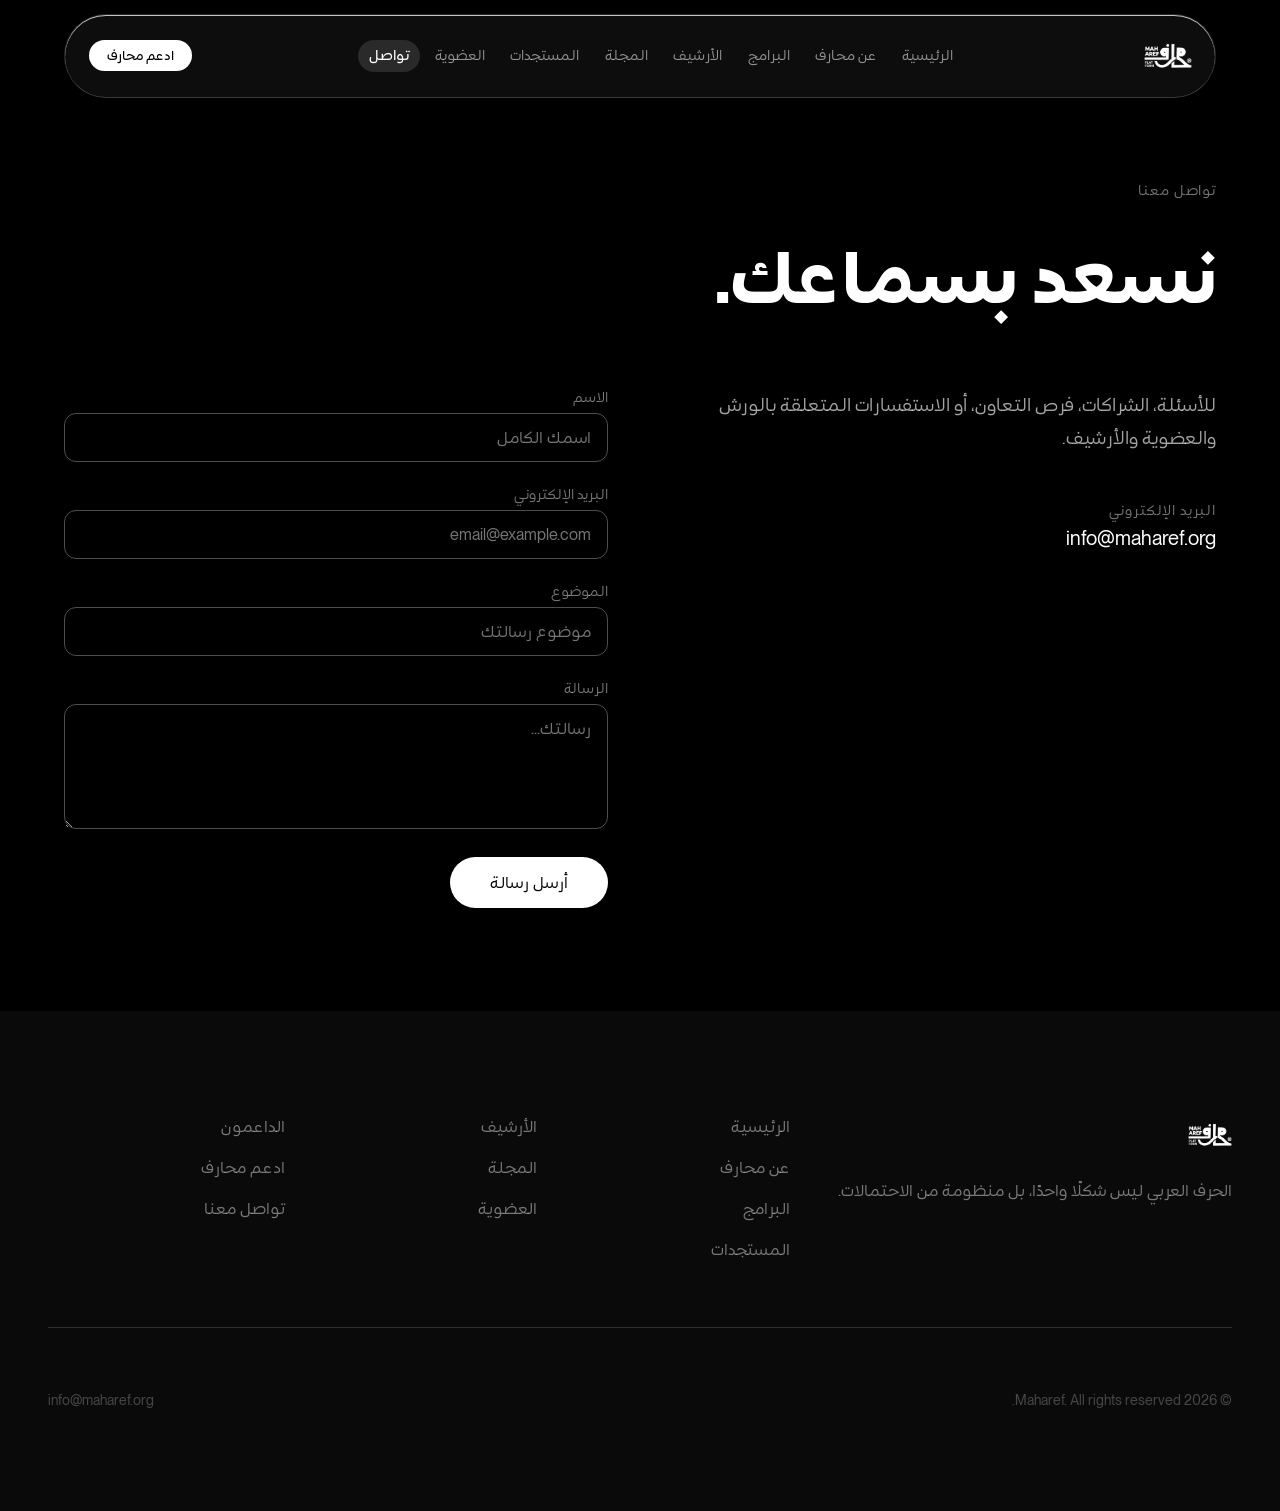
<file: contact.html>
<!DOCTYPE html>
<html dir="rtl" lang="ar">
<head>
  <meta charset="UTF-8">
  <meta name="viewport" content="width=device-width, initial-scale=1.0">
  <title>تواصل معنا — محارف</title>
  <link rel="stylesheet" href="css/styles.css">
</head>
<body>
<main class="page-wrap">
  <section class="section">
    <div class="container-wide">
      <span class="eyebrow">تواصل معنا</span>
      <h1 class="page-title animate-fade-in-up" style="font-family:var(--font-display); font-weight:900; color:var(--text-primary); line-height:var(--leading-tight); margin-bottom:4rem; text-wrap:balance;">
        نسعد بسماعك.
      </h1>
      <div class="two-col" style="align-items:start;">
        <div>
          <p style="font-size:var(--text-lg); color:var(--text-secondary); line-height:var(--leading-relaxed); margin-bottom:3rem; text-wrap:pretty; max-width:32rem;">
            للأسئلة، الشراكات، فرص التعاون، أو الاستفسارات المتعلقة بالورش والعضوية والأرشيف.
          </p>
          <div>
            <p style="font-size:var(--text-sm); color:var(--text-muted); margin-bottom:0.5rem; letter-spacing:0.06em;">البريد الإلكتروني</p>
            <a href="mailto:info@maharef.org" style="font-size:var(--text-xl); color:var(--text-primary); text-decoration:none; transition:color 300ms;" onmouseover="this.style.color='var(--color-brown)'" onmouseout="this.style.color='var(--text-primary)'">
              info@maharef.org
            </a>
          </div>
        </div>
        <div style="max-width:36rem; width:100%;">
          <form id="contact-form" class="form-group">
            <div>
              <label class="form-label" for="c-name">الاسم</label>
              <input id="c-name" name="name" type="text" class="form-input" placeholder="اسمك الكامل" required>
            </div>
            <div>
              <label class="form-label" for="c-email">البريد الإلكتروني</label>
              <input id="c-email" name="email" type="email" class="form-input" placeholder="email@example.com" required>
            </div>
            <div>
              <label class="form-label" for="c-subject">الموضوع</label>
              <input id="c-subject" name="subject" type="text" class="form-input" placeholder="موضوع رسالتك">
            </div>
            <div>
              <label class="form-label" for="c-message">الرسالة</label>
              <textarea id="c-message" name="message" class="form-textarea" rows="5" placeholder="رسالتك..." required></textarea>
            </div>
            <button type="submit" class="btn-primary" style="align-self:flex-start;">أرسل رسالة</button>
          </form>
        </div>
      </div>
    </div>
  </section>
</main>
<script src="js/nav.js"></script>
<script src="js/forms.js"></script>
</body>
</html>
</file>
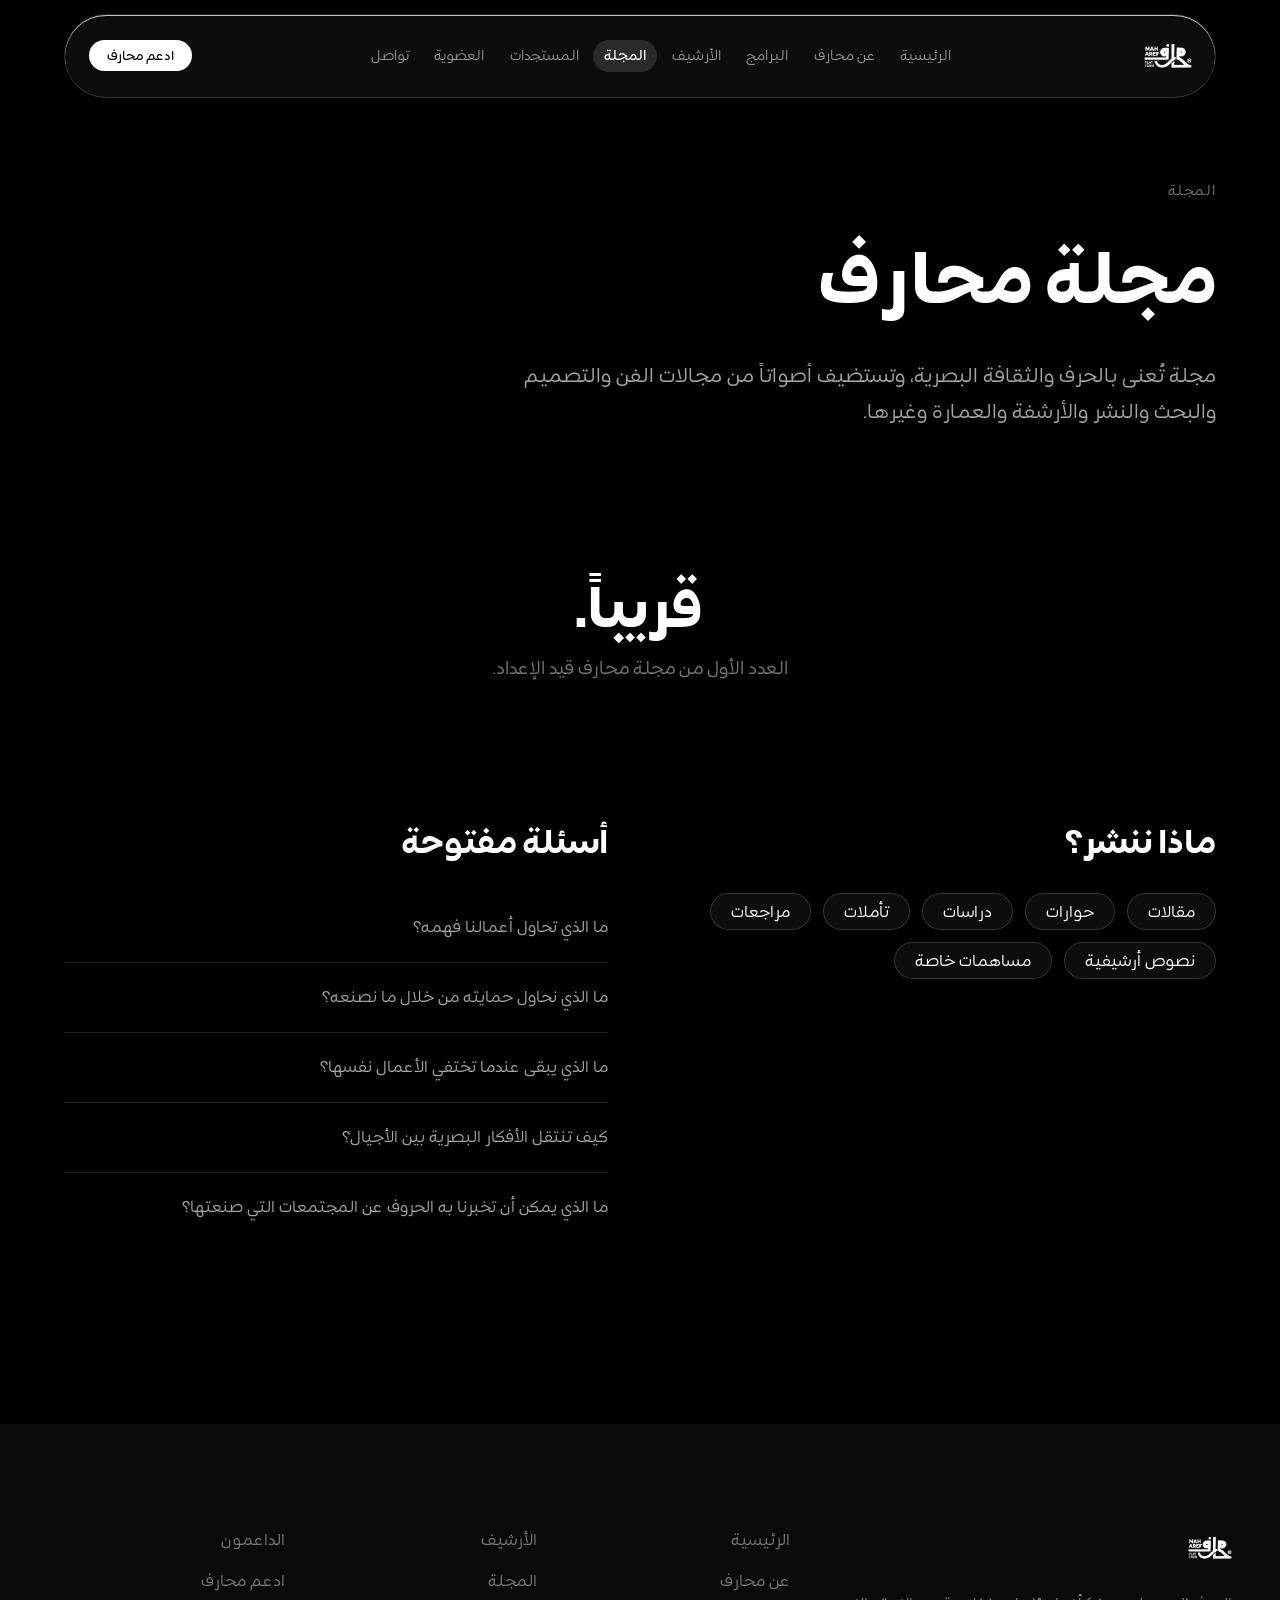
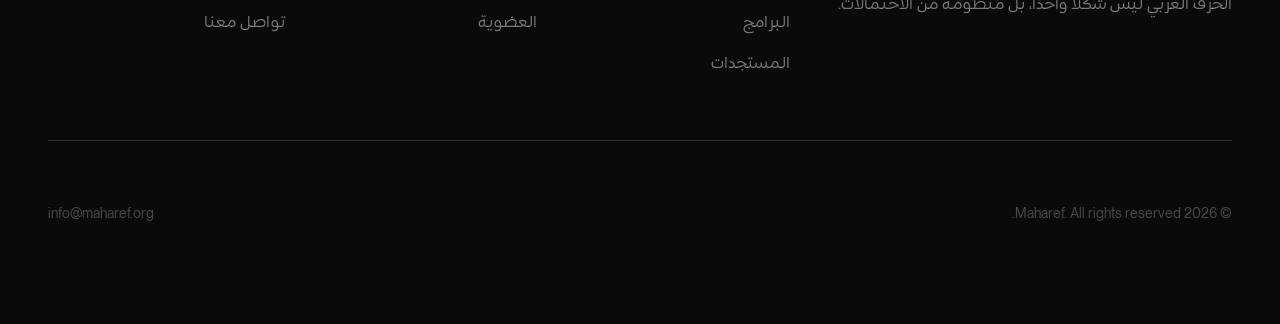
<file: magazine.html>
<!DOCTYPE html>
<html dir="rtl" lang="ar">
<head>
  <meta charset="UTF-8">
  <meta name="viewport" content="width=device-width, initial-scale=1.0">
  <title>المجلة — محارف</title>
  <link rel="stylesheet" href="css/styles.css">
</head>
<body>
<main class="page-wrap">
  <section class="section">
    <div class="container-wide">
      <span class="eyebrow">المجلة</span>
      <h1 class="page-title animate-fade-in-up" style="font-family:var(--font-display); font-weight:900; color:var(--text-primary); line-height:var(--leading-tight); margin-bottom:2rem; text-wrap:balance;">مجلة محارف</h1>
      <p style="font-size:var(--text-xl); color:var(--text-secondary); line-height:var(--leading-relaxed); max-width:44rem; margin-bottom:5rem; text-wrap:pretty;">
        مجلة تُعنى بالحرف والثقافة البصرية، وتستضيف أصواتاً من مجالات الفن والتصميم والبحث والنشر والأرشفة والعمارة وغيرها.
      </p>

      <div class="content-empty" style="margin-bottom:5rem;">
        <p style="font-family:var(--font-display); font-size:clamp(2rem,5vw,3.5rem); font-weight:900; color:var(--text-primary);">قريباً.</p>
        <p style="margin-top:1rem; color:var(--text-muted);">العدد الأول من مجلة محارف قيد الإعداد.</p>
      </div>

      <!-- What we publish + open questions -->
      <div class="two-col" style="align-items:start; margin-bottom:5rem;">
        <div>
          <h2 style="font-family:var(--font-display); font-size:clamp(1.5rem,3vw,2rem); font-weight:800; color:var(--text-primary); margin-bottom:2rem;">ماذا ننشر؟</h2>
          <div class="tags-wrap">
            <span class="tag">مقالات</span><span class="tag">حوارات</span><span class="tag">دراسات</span>
            <span class="tag">تأملات</span><span class="tag">مراجعات</span>
            <span class="tag">نصوص أرشيفية</span><span class="tag">مساهمات خاصة</span>
          </div>
        </div>
        <div>
          <h2 style="font-family:var(--font-display); font-size:clamp(1.5rem,3vw,2rem); font-weight:800; color:var(--text-primary); margin-bottom:2rem;">أسئلة مفتوحة</h2>
          <div style="display:flex; flex-direction:column;">
            <p style="color:var(--text-secondary); line-height:var(--leading-relaxed); padding:1.25rem 0; border-bottom:1px solid var(--border-subtle);">ما الذي تحاول أعمالنا فهمه؟</p>
            <p style="color:var(--text-secondary); line-height:var(--leading-relaxed); padding:1.25rem 0; border-bottom:1px solid var(--border-subtle);">ما الذي نحاول حمايته من خلال ما نصنعه؟</p>
            <p style="color:var(--text-secondary); line-height:var(--leading-relaxed); padding:1.25rem 0; border-bottom:1px solid var(--border-subtle);">ما الذي يبقى عندما تختفي الأعمال نفسها؟</p>
            <p style="color:var(--text-secondary); line-height:var(--leading-relaxed); padding:1.25rem 0; border-bottom:1px solid var(--border-subtle);">كيف تنتقل الأفكار البصرية بين الأجيال؟</p>
            <p style="color:var(--text-secondary); line-height:var(--leading-relaxed); padding:1.25rem 0;">ما الذي يمكن أن تخبرنا به الحروف عن المجتمعات التي صنعتها؟</p>
          </div>
        </div>
      </div>
    </div>
  </section>
</main>
<script src="js/nav.js"></script>
</body>
</html>
</file>
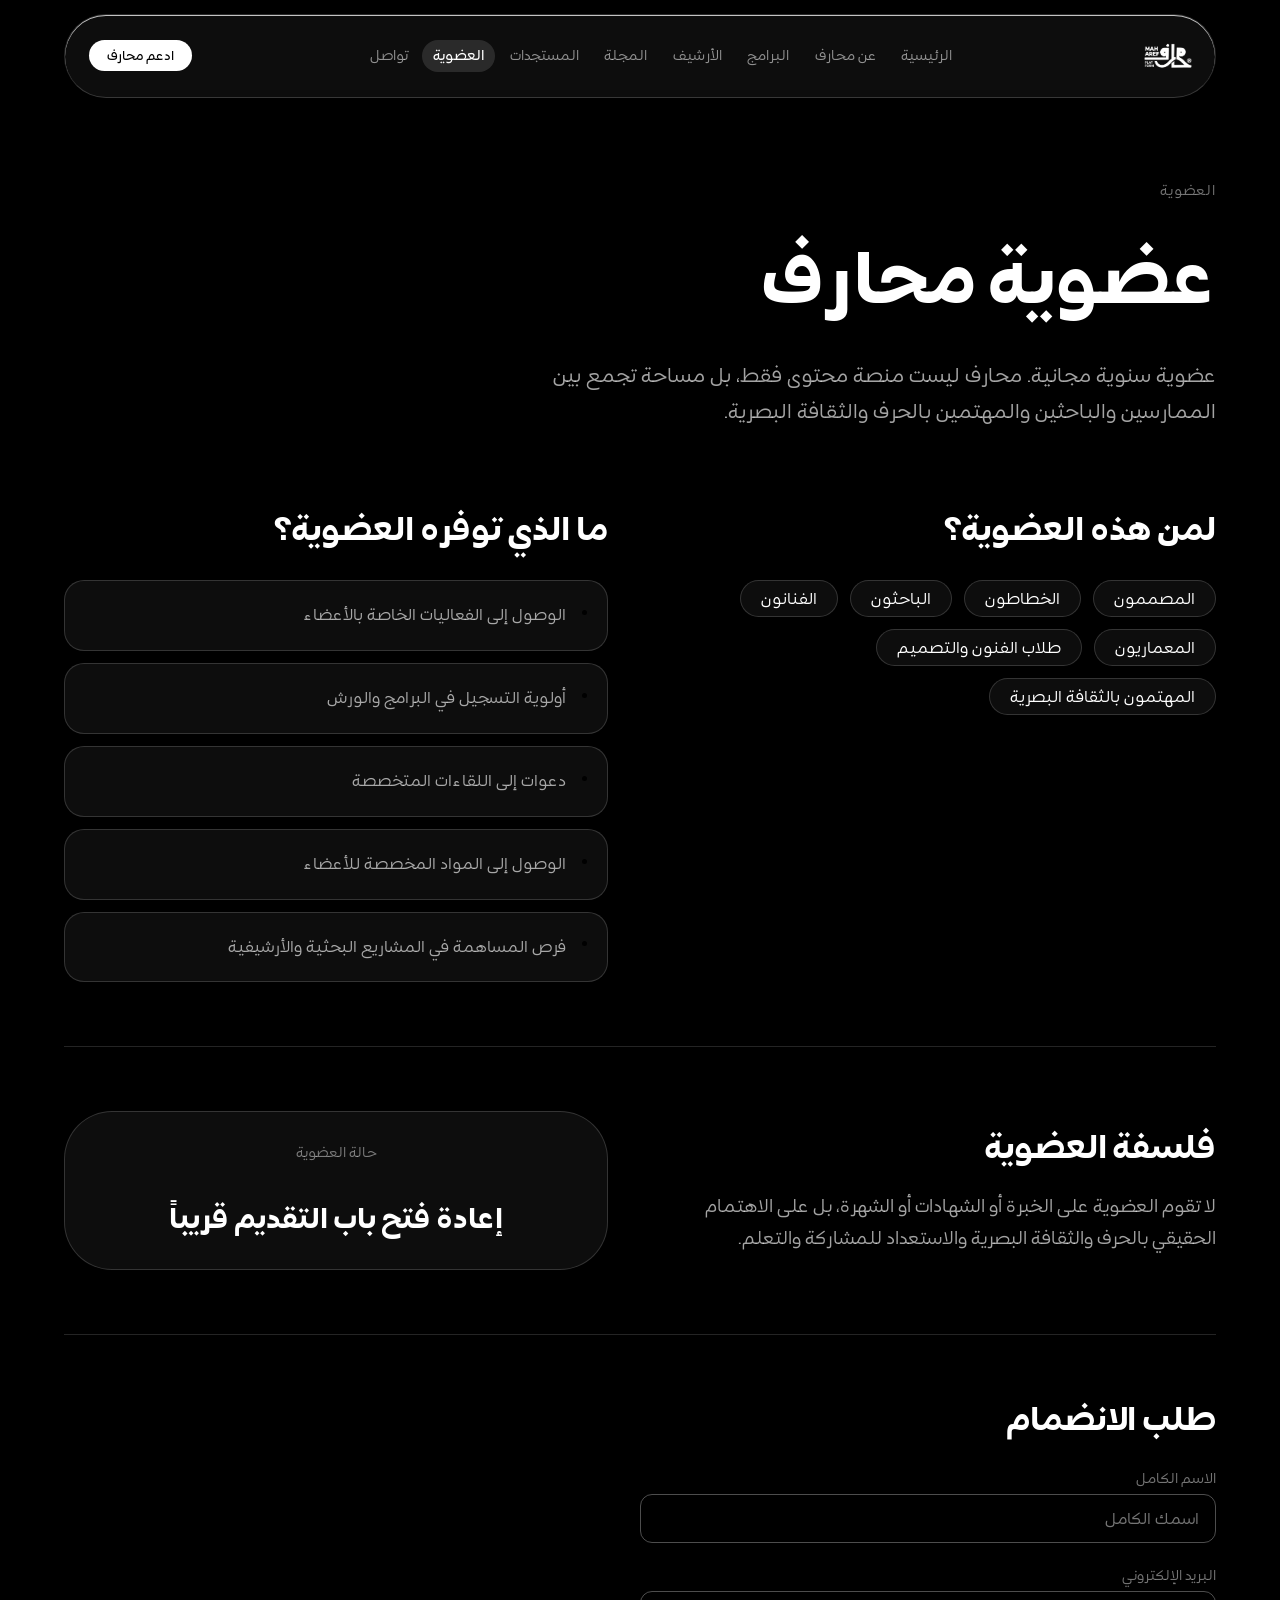
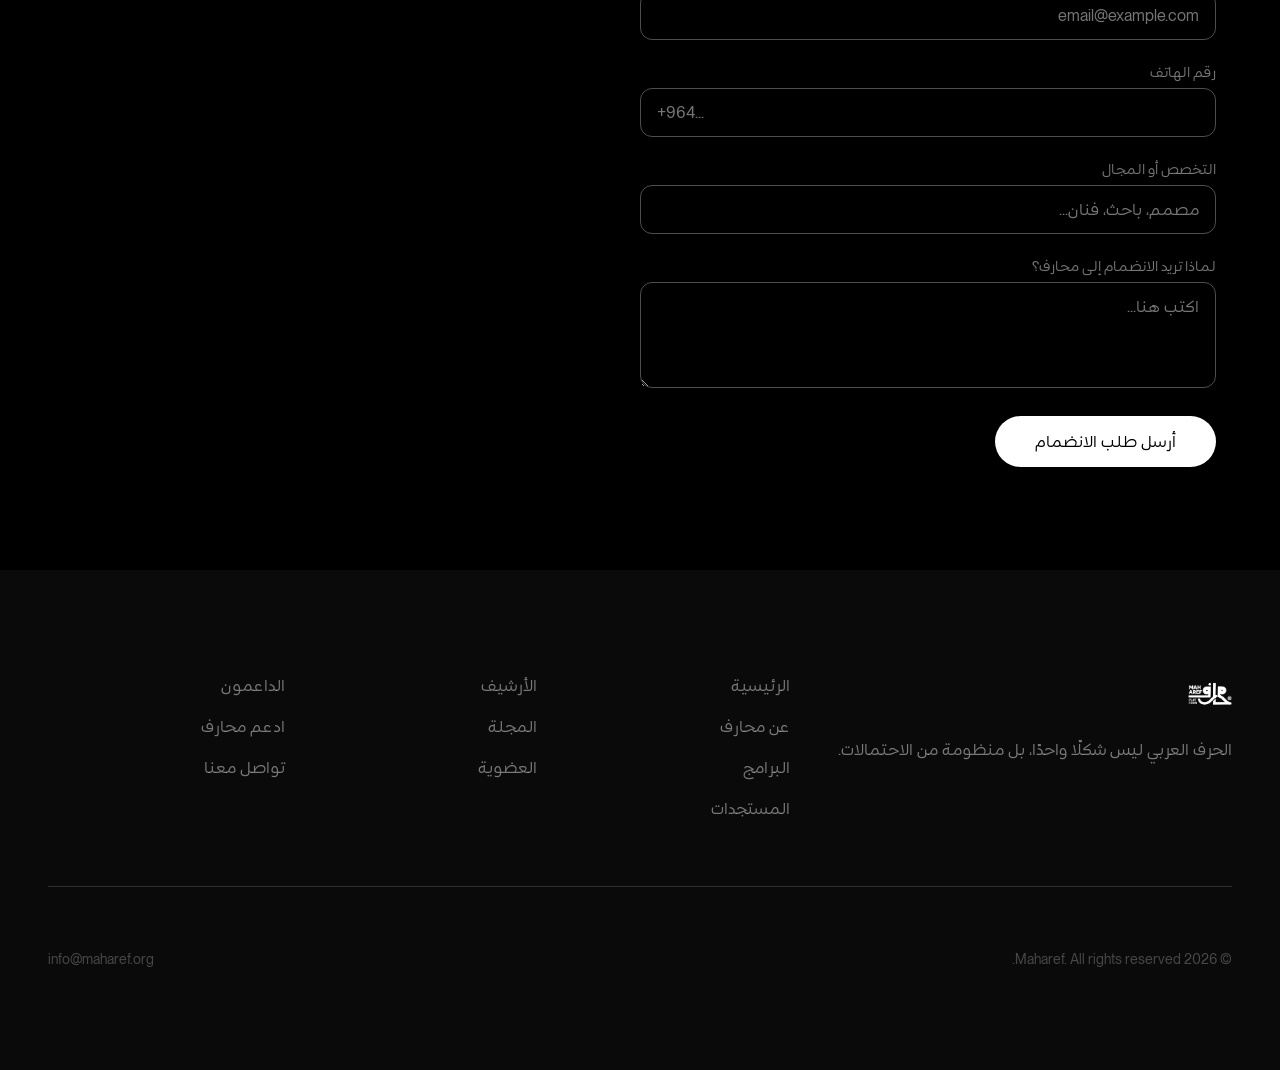
<file: membership.html>
<!DOCTYPE html>
<html dir="rtl" lang="ar">
<head>
  <meta charset="UTF-8">
  <meta name="viewport" content="width=device-width, initial-scale=1.0">
  <title>العضوية — محارف</title>
  <link rel="stylesheet" href="css/styles.css">
</head>
<body>
<main class="page-wrap">
  <section class="section">
    <div class="container-wide">
      <span class="eyebrow">العضوية</span>
      <h1 class="page-title animate-fade-in-up" style="font-family:var(--font-display); font-weight:900; color:var(--text-primary); line-height:var(--leading-tight); margin-bottom:2rem; text-wrap:balance;">عضوية محارف</h1>
      <p style="font-size:var(--text-xl); color:var(--text-secondary); line-height:var(--leading-relaxed); max-width:44rem; margin-bottom:5rem; text-wrap:pretty;">
        عضوية سنوية مجانية. محارف ليست منصة محتوى فقط، بل مساحة تجمع بين الممارسين والباحثين والمهتمين بالحرف والثقافة البصرية.
      </p>

      <div class="two-col" style="align-items:start; margin-bottom:4rem;">
        <div>
          <h2 style="font-family:var(--font-display); font-size:clamp(1.5rem,3vw,2rem); font-weight:800; color:var(--text-primary); margin-bottom:2rem;">لمن هذه العضوية؟</h2>
          <div class="tags-wrap">
            <span class="tag">المصممون</span><span class="tag">الخطاطون</span><span class="tag">الباحثون</span>
            <span class="tag">الفنانون</span><span class="tag">المعماريون</span>
            <span class="tag">طلاب الفنون والتصميم</span><span class="tag">المهتمون بالثقافة البصرية</span>
          </div>
        </div>
        <div>
          <h2 style="font-family:var(--font-display); font-size:clamp(1.5rem,3vw,2rem); font-weight:800; color:var(--text-primary); margin-bottom:2rem;">ما الذي توفره العضوية؟</h2>
          <div style="display:flex; flex-direction:column; gap:0.75rem;">
            <div style="display:flex; gap:1rem; align-items:flex-start; padding:1.25rem; background:var(--bg-card); border:1px solid var(--border-card); border-radius:var(--radius-xl);"><span style="width:5px; height:5px; border-radius:50%; background:var(--color-brown); flex-shrink:0; margin-top:0.55rem;"></span><p style="color:var(--text-secondary); line-height:var(--leading-relaxed);">الوصول إلى الفعاليات الخاصة بالأعضاء</p></div>
            <div style="display:flex; gap:1rem; align-items:flex-start; padding:1.25rem; background:var(--bg-card); border:1px solid var(--border-card); border-radius:var(--radius-xl);"><span style="width:5px; height:5px; border-radius:50%; background:var(--color-brown); flex-shrink:0; margin-top:0.55rem;"></span><p style="color:var(--text-secondary); line-height:var(--leading-relaxed);">أولوية التسجيل في البرامج والورش</p></div>
            <div style="display:flex; gap:1rem; align-items:flex-start; padding:1.25rem; background:var(--bg-card); border:1px solid var(--border-card); border-radius:var(--radius-xl);"><span style="width:5px; height:5px; border-radius:50%; background:var(--color-brown); flex-shrink:0; margin-top:0.55rem;"></span><p style="color:var(--text-secondary); line-height:var(--leading-relaxed);">دعوات إلى اللقاءات المتخصصة</p></div>
            <div style="display:flex; gap:1rem; align-items:flex-start; padding:1.25rem; background:var(--bg-card); border:1px solid var(--border-card); border-radius:var(--radius-xl);"><span style="width:5px; height:5px; border-radius:50%; background:var(--color-brown); flex-shrink:0; margin-top:0.55rem;"></span><p style="color:var(--text-secondary); line-height:var(--leading-relaxed);">الوصول إلى المواد المخصصة للأعضاء</p></div>
            <div style="display:flex; gap:1rem; align-items:flex-start; padding:1.25rem; background:var(--bg-card); border:1px solid var(--border-card); border-radius:var(--radius-xl);"><span style="width:5px; height:5px; border-radius:50%; background:var(--color-brown); flex-shrink:0; margin-top:0.55rem;"></span><p style="color:var(--text-secondary); line-height:var(--leading-relaxed);">فرص المساهمة في المشاريع البحثية والأرشيفية</p></div>
          </div>
        </div>
      </div>

      <!-- Philosophy + status -->
      <div style="border-top:1px solid var(--border-subtle); padding-top:4rem; margin-bottom:4rem;">
        <div class="two-col" style="align-items:center;">
          <div>
            <h2 style="font-family:var(--font-display); font-size:clamp(1.5rem,3vw,2rem); font-weight:800; color:var(--text-primary); margin-bottom:1.5rem;">فلسفة العضوية</h2>
            <p style="font-size:var(--text-lg); color:var(--text-secondary); line-height:var(--leading-relaxed); text-wrap:pretty;">
              لا تقوم العضوية على الخبرة أو الشهادات أو الشهرة، بل على الاهتمام الحقيقي بالحرف والثقافة البصرية والاستعداد للمشاركة والتعلم.
            </p>
          </div>
          <div class="card" style="text-align:center;">
            <p style="font-size:var(--text-sm); color:var(--text-muted); margin-bottom:1rem;">حالة العضوية</p>
            <p style="font-family:var(--font-display); font-size:clamp(1.25rem,3vw,1.75rem); font-weight:800; color:var(--text-primary); line-height:var(--leading-tight);">إعادة فتح باب التقديم قريباً</p>
          </div>
        </div>
      </div>

      <!-- Application form (hidden until membership opens) -->
      <div style="border-top:1px solid var(--border-subtle); padding-top:4rem;" id="membership-form-section">
        <h2 style="font-family:var(--font-display); font-size:clamp(1.5rem,3vw,2rem); font-weight:800; color:var(--text-primary); margin-bottom:2rem;">طلب الانضمام</h2>
        <div style="max-width:36rem;">
          <form id="membership-form" class="form-group">
            <div>
              <label class="form-label" for="m-name">الاسم الكامل</label>
              <input id="m-name" name="name" type="text" class="form-input" placeholder="اسمك الكامل" required>
            </div>
            <div>
              <label class="form-label" for="m-email">البريد الإلكتروني</label>
              <input id="m-email" name="email" type="email" class="form-input" placeholder="email@example.com" required>
            </div>
            <div>
              <label class="form-label" for="m-phone">رقم الهاتف</label>
              <input id="m-phone" name="phone" type="tel" class="form-input" placeholder="+964...">
            </div>
            <div>
              <label class="form-label" for="m-profession">التخصص أو المجال</label>
              <input id="m-profession" name="profession" type="text" class="form-input" placeholder="مصمم، باحث، فنان...">
            </div>
            <div>
              <label class="form-label" for="m-motivation">لماذا تريد الانضمام إلى محارف؟</label>
              <textarea id="m-motivation" name="motivation" class="form-textarea" rows="4" placeholder="اكتب هنا..."></textarea>
            </div>
            <button type="submit" class="btn-primary" style="align-self:flex-start;">أرسل طلب الانضمام</button>
          </form>
        </div>
      </div>
    </div>
  </section>
</main>
<script src="js/nav.js"></script>
<script src="js/forms.js"></script>
</body>
</html>
</file>
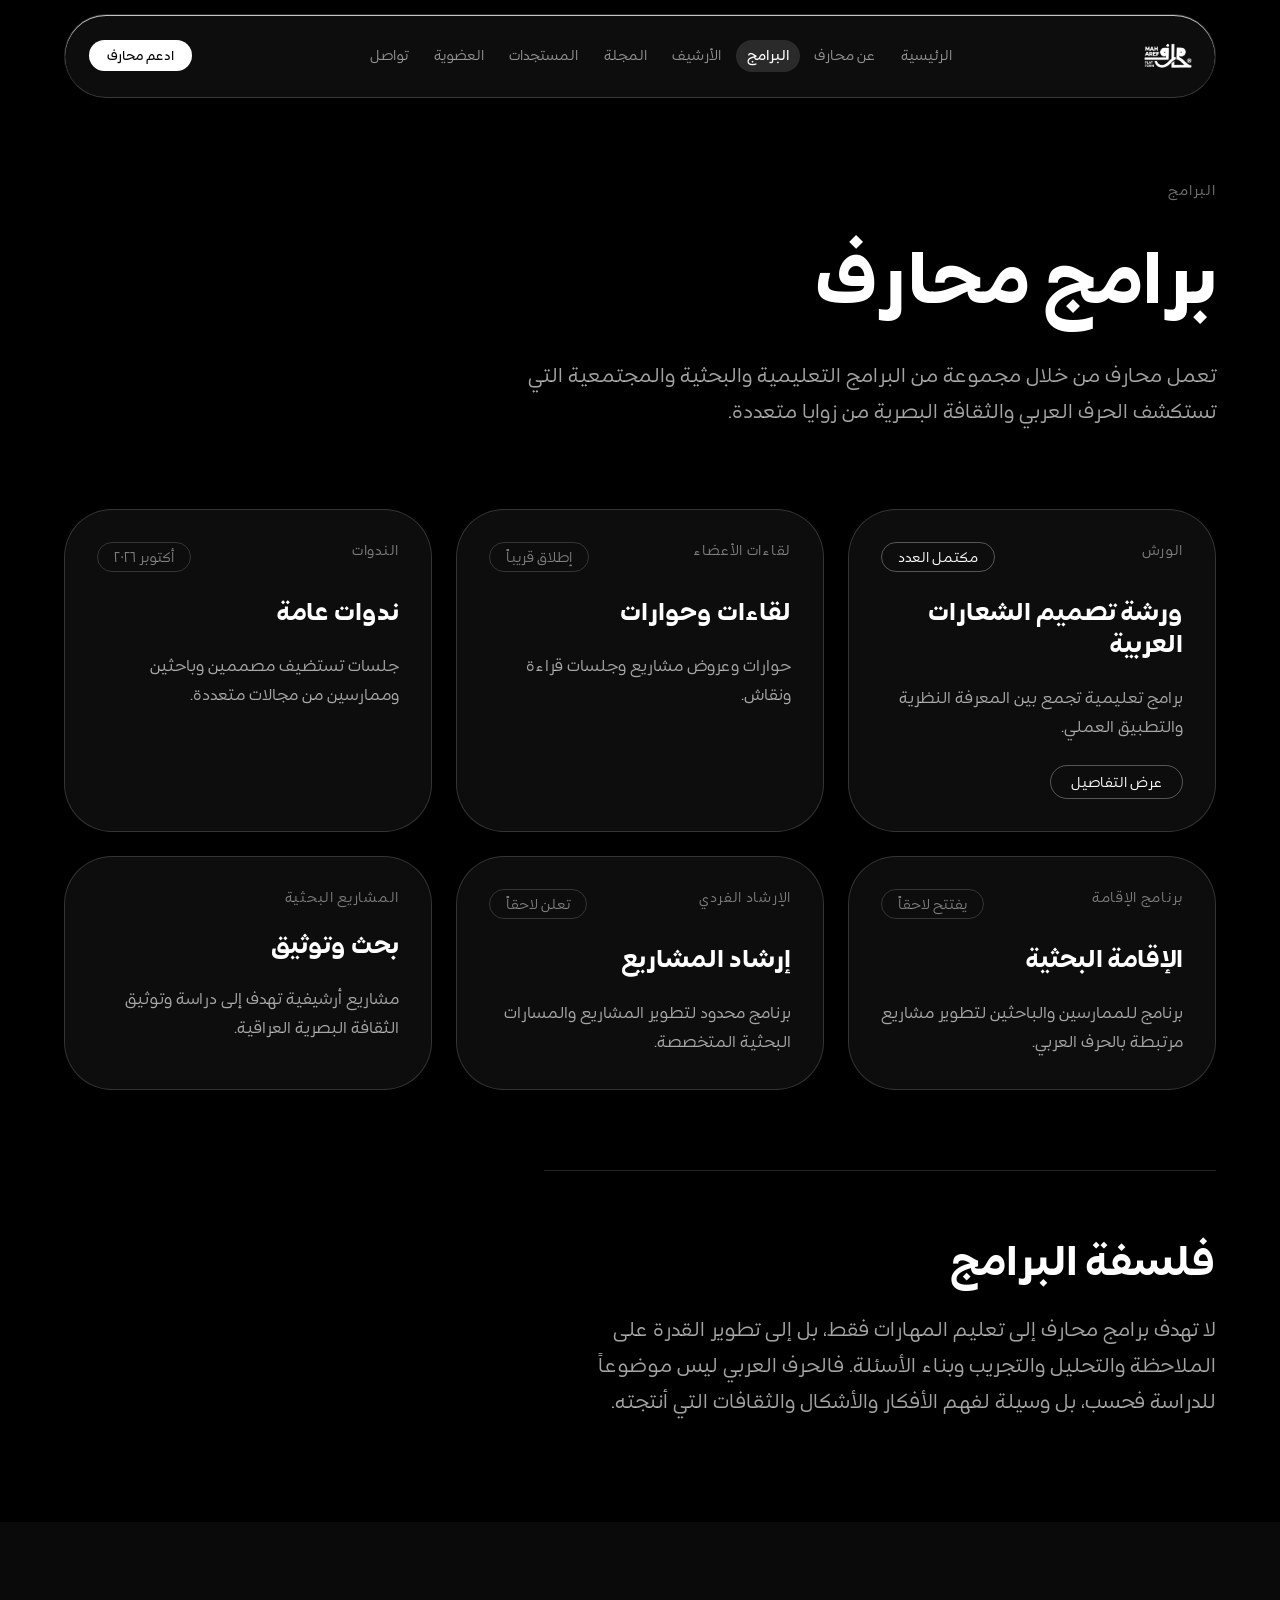
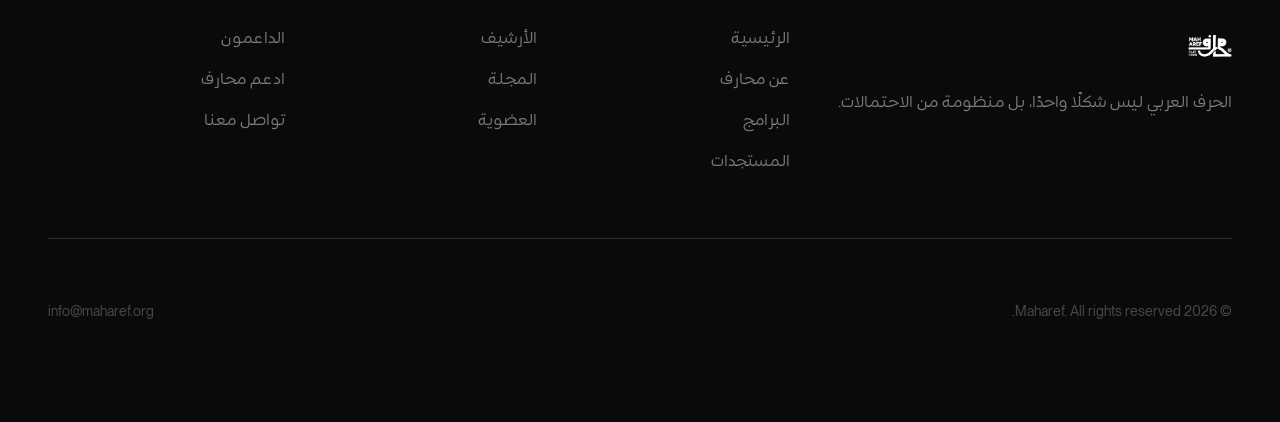
<file: programs.html>
<!DOCTYPE html>
<html dir="rtl" lang="ar">
<head>
  <meta charset="UTF-8">
  <meta name="viewport" content="width=device-width, initial-scale=1.0">
  <title>البرامج — محارف</title>
  <link rel="stylesheet" href="css/styles.css">
</head>
<body>
<main class="page-wrap">
  <section class="section">
    <div class="container-wide">
      <span class="eyebrow">البرامج</span>
      <h1 class="page-title animate-fade-in-up" style="font-family:var(--font-display); font-weight:900; color:var(--text-primary); line-height:var(--leading-tight); margin-bottom:2rem; text-wrap:balance;">
        برامج محارف
      </h1>
      <p style="font-size:var(--text-xl); color:var(--text-secondary); line-height:var(--leading-relaxed); max-width:44rem; margin-bottom:5rem; text-wrap:pretty;">
        تعمل محارف من خلال مجموعة من البرامج التعليمية والبحثية والمجتمعية التي تستكشف الحرف العربي والثقافة البصرية من زوايا متعددة.
      </p>

      <div class="three-col">
        <div class="card">
          <div style="display:flex; justify-content:space-between; align-items:flex-start; flex-wrap:wrap; gap:0.5rem;">
            <p style="font-size:var(--text-sm); color:var(--text-muted); letter-spacing:0.05em;">الورش</p>
            <span class="badge badge-brown">مكتمل العدد</span>
          </div>
          <h3 style="font-family:var(--font-display); font-size:var(--text-2xl); font-weight:800; color:var(--text-primary); line-height:var(--leading-tight);">ورشة تصميم الشعارات العربية</h3>
          <p style="color:var(--text-secondary); line-height:var(--leading-relaxed); flex:1; font-size:var(--text-base);">برامج تعليمية تجمع بين المعرفة النظرية والتطبيق العملي.</p>
          <a href="workshop.html" class="btn-outline-sm" style="align-self:flex-start;">عرض التفاصيل</a>
        </div>
        <div class="card">
          <div style="display:flex; justify-content:space-between; align-items:flex-start; flex-wrap:wrap; gap:0.5rem;">
            <p style="font-size:var(--text-sm); color:var(--text-muted); letter-spacing:0.05em;">لقاءات الأعضاء</p>
            <span class="badge badge-muted">إطلاق قريباً</span>
          </div>
          <h3 style="font-family:var(--font-display); font-size:var(--text-2xl); font-weight:800; color:var(--text-primary); line-height:var(--leading-tight);">لقاءات وحوارات</h3>
          <p style="color:var(--text-secondary); line-height:var(--leading-relaxed); flex:1; font-size:var(--text-base);">حوارات وعروض مشاريع وجلسات قراءة ونقاش.</p>
        </div>
        <div class="card">
          <div style="display:flex; justify-content:space-between; align-items:flex-start; flex-wrap:wrap; gap:0.5rem;">
            <p style="font-size:var(--text-sm); color:var(--text-muted); letter-spacing:0.05em;">الندوات</p>
            <span class="badge badge-muted">أكتوبر ٢٠٢٦</span>
          </div>
          <h3 style="font-family:var(--font-display); font-size:var(--text-2xl); font-weight:800; color:var(--text-primary); line-height:var(--leading-tight);">ندوات عامة</h3>
          <p style="color:var(--text-secondary); line-height:var(--leading-relaxed); flex:1; font-size:var(--text-base);">جلسات تستضيف مصممين وباحثين وممارسين من مجالات متعددة.</p>
        </div>
        <div class="card">
          <div style="display:flex; justify-content:space-between; align-items:flex-start; flex-wrap:wrap; gap:0.5rem;">
            <p style="font-size:var(--text-sm); color:var(--text-muted); letter-spacing:0.05em;">برنامج الإقامة</p>
            <span class="badge badge-muted">يفتتح لاحقاً</span>
          </div>
          <h3 style="font-family:var(--font-display); font-size:var(--text-2xl); font-weight:800; color:var(--text-primary); line-height:var(--leading-tight);">الإقامة البحثية</h3>
          <p style="color:var(--text-secondary); line-height:var(--leading-relaxed); flex:1; font-size:var(--text-base);">برنامج للممارسين والباحثين لتطوير مشاريع مرتبطة بالحرف العربي.</p>
        </div>
        <div class="card">
          <div style="display:flex; justify-content:space-between; align-items:flex-start; flex-wrap:wrap; gap:0.5rem;">
            <p style="font-size:var(--text-sm); color:var(--text-muted); letter-spacing:0.05em;">الإرشاد الفردي</p>
            <span class="badge badge-muted">تعلن لاحقاً</span>
          </div>
          <h3 style="font-family:var(--font-display); font-size:var(--text-2xl); font-weight:800; color:var(--text-primary); line-height:var(--leading-tight);">إرشاد المشاريع</h3>
          <p style="color:var(--text-secondary); line-height:var(--leading-relaxed); flex:1; font-size:var(--text-base);">برنامج محدود لتطوير المشاريع والمسارات البحثية المتخصصة.</p>
        </div>
        <div class="card">
          <p style="font-size:var(--text-sm); color:var(--text-muted); letter-spacing:0.05em;">المشاريع البحثية</p>
          <h3 style="font-family:var(--font-display); font-size:var(--text-2xl); font-weight:800; color:var(--text-primary); line-height:var(--leading-tight);">بحث وتوثيق</h3>
          <p style="color:var(--text-secondary); line-height:var(--leading-relaxed); flex:1; font-size:var(--text-base);">مشاريع أرشيفية تهدف إلى دراسة وتوثيق الثقافة البصرية العراقية.</p>
        </div>
      </div>

      <div style="margin-top:5rem; padding-top:4rem; border-top:1px solid var(--border-subtle); max-width:42rem;">
        <h2 style="font-family:var(--font-display); font-size:clamp(1.75rem,4vw,2.5rem); font-weight:800; color:var(--text-primary); line-height:var(--leading-tight); margin-bottom:1.5rem;">فلسفة البرامج</h2>
        <p style="font-size:var(--text-xl); color:var(--text-secondary); line-height:var(--leading-relaxed); text-wrap:pretty;">
          لا تهدف برامج محارف إلى تعليم المهارات فقط، بل إلى تطوير القدرة على الملاحظة والتحليل والتجريب وبناء الأسئلة. فالحرف العربي ليس موضوعاً للدراسة فحسب، بل وسيلة لفهم الأفكار والأشكال والثقافات التي أنتجته.
        </p>
      </div>
    </div>
  </section>
</main>

<script src="js/nav.js"></script>
</body>
</html>
</file>
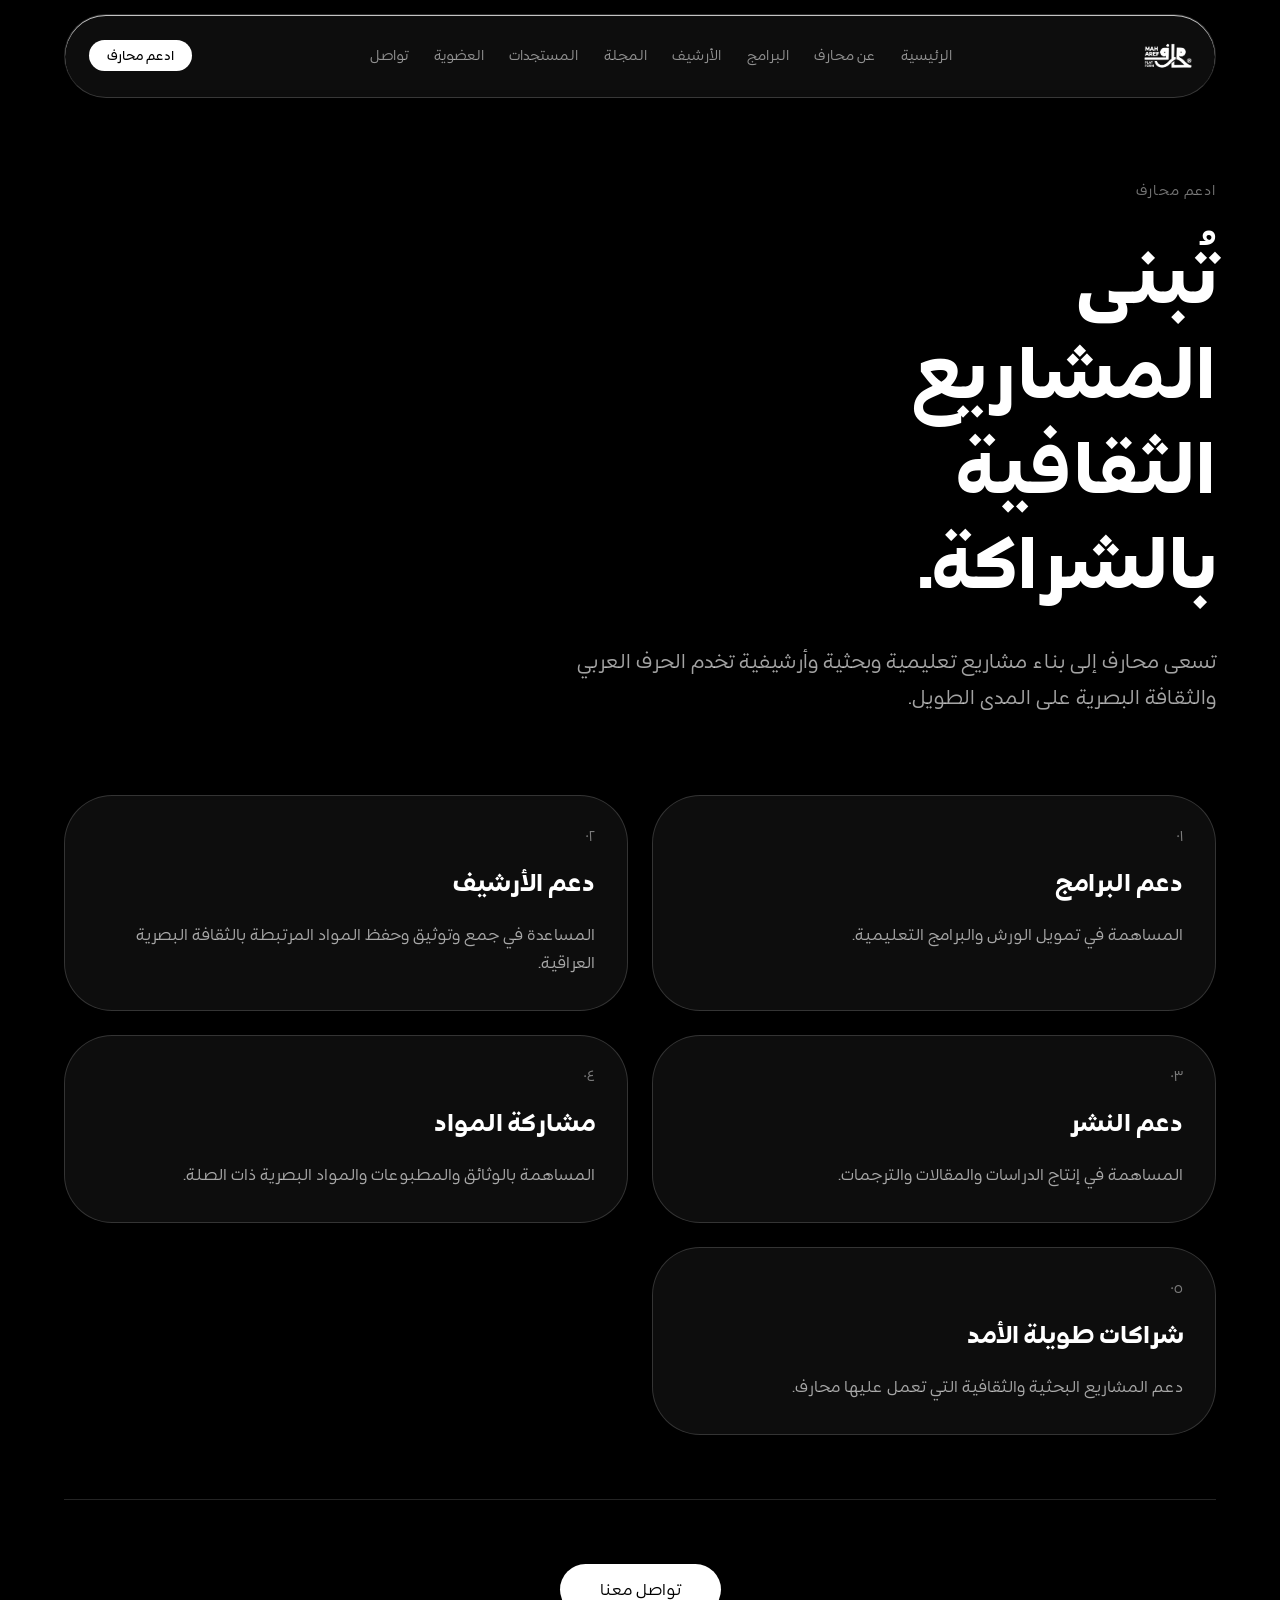
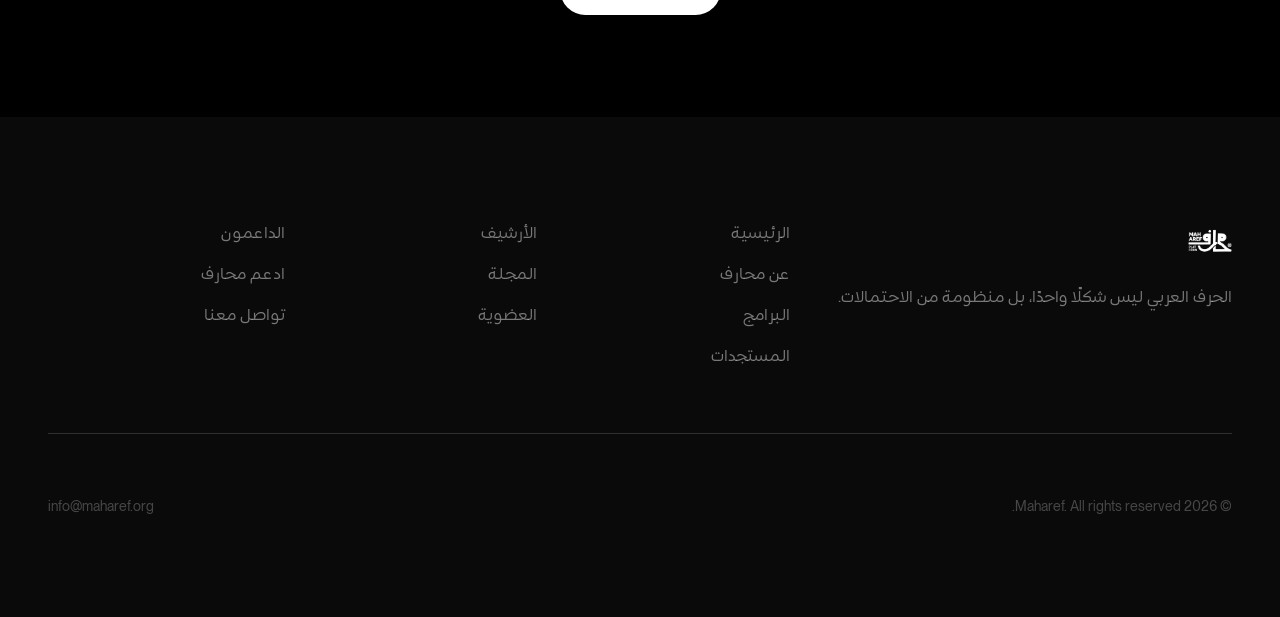
<file: support.html>
<!DOCTYPE html>
<html dir="rtl" lang="ar">
<head>
  <meta charset="UTF-8">
  <meta name="viewport" content="width=device-width, initial-scale=1.0">
  <title>ادعم محارف</title>
  <link rel="stylesheet" href="css/styles.css">
</head>
<body>
<main class="page-wrap">
  <section class="section">
    <div class="container-wide">
      <span class="eyebrow">ادعم محارف</span>
      <h1 class="page-title animate-fade-in-up" style="font-family:var(--font-display); font-weight:900; color:var(--text-primary); line-height:var(--leading-tight); margin-bottom:2rem; max-width:28rem; text-wrap:balance;">
        تُبنى المشاريع الثقافية بالشراكة.
      </h1>
      <p style="font-size:var(--text-xl); color:var(--text-secondary); line-height:var(--leading-relaxed); max-width:44rem; margin-bottom:5rem; text-wrap:pretty;">
        تسعى محارف إلى بناء مشاريع تعليمية وبحثية وأرشيفية تخدم الحرف العربي والثقافة البصرية على المدى الطويل.
      </p>
      <div class="two-col-sm" style="margin-bottom:4rem;">
        <div class="card"><p style="font-size:var(--text-sm); color:var(--text-muted);">٠١</p><h3 style="font-family:var(--font-display); font-size:var(--text-2xl); font-weight:800; color:var(--text-primary);">دعم البرامج</h3><p style="color:var(--text-secondary); line-height:var(--leading-relaxed);">المساهمة في تمويل الورش والبرامج التعليمية.</p></div>
        <div class="card"><p style="font-size:var(--text-sm); color:var(--text-muted);">٠٢</p><h3 style="font-family:var(--font-display); font-size:var(--text-2xl); font-weight:800; color:var(--text-primary);">دعم الأرشيف</h3><p style="color:var(--text-secondary); line-height:var(--leading-relaxed);">المساعدة في جمع وتوثيق وحفظ المواد المرتبطة بالثقافة البصرية العراقية.</p></div>
        <div class="card"><p style="font-size:var(--text-sm); color:var(--text-muted);">٠٣</p><h3 style="font-family:var(--font-display); font-size:var(--text-2xl); font-weight:800; color:var(--text-primary);">دعم النشر</h3><p style="color:var(--text-secondary); line-height:var(--leading-relaxed);">المساهمة في إنتاج الدراسات والمقالات والترجمات.</p></div>
        <div class="card"><p style="font-size:var(--text-sm); color:var(--text-muted);">٠٤</p><h3 style="font-family:var(--font-display); font-size:var(--text-2xl); font-weight:800; color:var(--text-primary);">مشاركة المواد</h3><p style="color:var(--text-secondary); line-height:var(--leading-relaxed);">المساهمة بالوثائق والمطبوعات والمواد البصرية ذات الصلة.</p></div>
        <div class="card"><p style="font-size:var(--text-sm); color:var(--text-muted);">٠٥</p><h3 style="font-family:var(--font-display); font-size:var(--text-2xl); font-weight:800; color:var(--text-primary);">شراكات طويلة الأمد</h3><p style="color:var(--text-secondary); line-height:var(--leading-relaxed);">دعم المشاريع البحثية والثقافية التي تعمل عليها محارف.</p></div>
      </div>
      <div style="text-align:center; border-top:1px solid var(--border-subtle); padding-top:4rem;">
        <a href="contact.html" class="btn-primary">تواصل معنا</a>
      </div>
    </div>
  </section>
</main>
<script src="js/nav.js"></script>
</body>
</html>
</file>
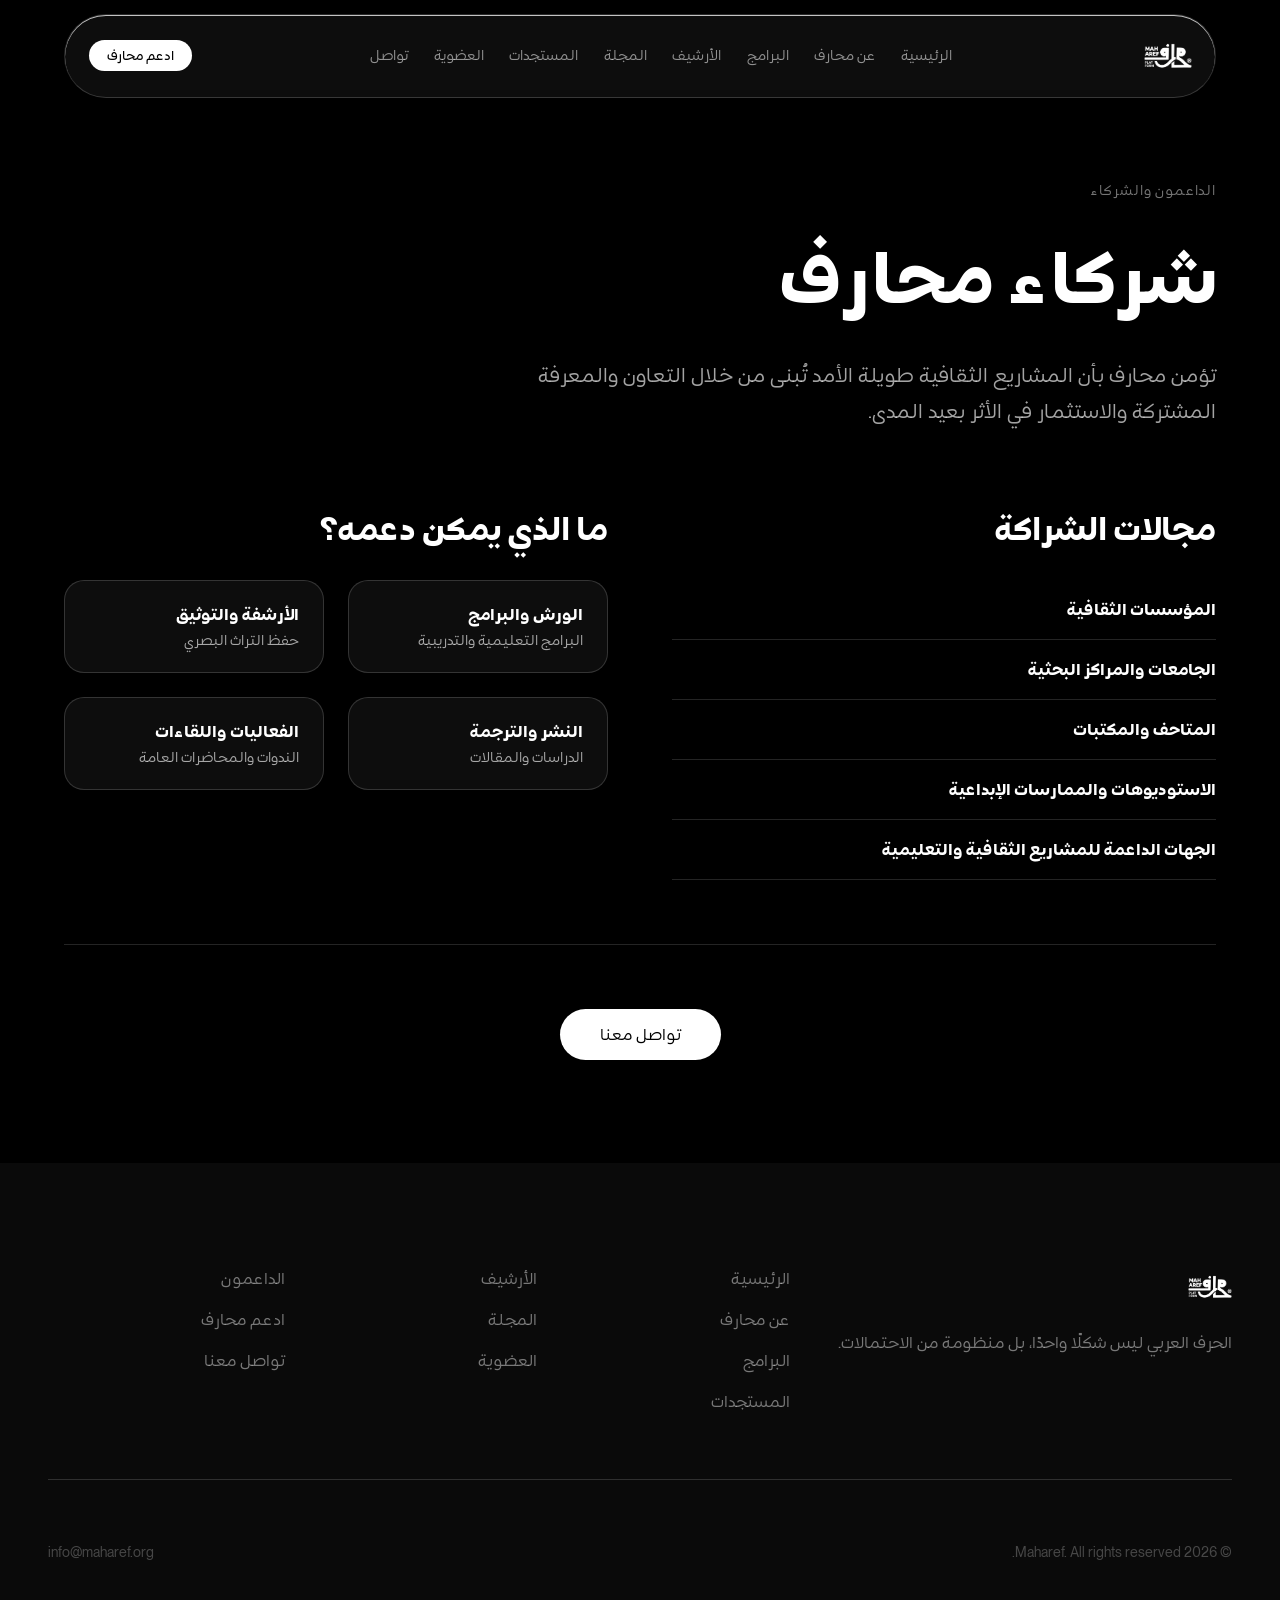
<file: supporters.html>
<!DOCTYPE html>
<html dir="rtl" lang="ar">
<head>
  <meta charset="UTF-8">
  <meta name="viewport" content="width=device-width, initial-scale=1.0">
  <title>الداعمون والشركاء — محارف</title>
  <link rel="stylesheet" href="css/styles.css">
</head>
<body>
<main class="page-wrap">
  <section class="section">
    <div class="container-wide">
      <span class="eyebrow">الداعمون والشركاء</span>
      <h1 class="page-title animate-fade-in-up" style="font-family:var(--font-display); font-weight:900; color:var(--text-primary); line-height:var(--leading-tight); margin-bottom:2rem; text-wrap:balance;">شركاء محارف</h1>
      <p style="font-size:var(--text-xl); color:var(--text-secondary); line-height:var(--leading-relaxed); max-width:44rem; margin-bottom:5rem; text-wrap:pretty;">
        تؤمن محارف بأن المشاريع الثقافية طويلة الأمد تُبنى من خلال التعاون والمعرفة المشتركة والاستثمار في الأثر بعيد المدى.
      </p>

      <div class="two-col" style="align-items:start; margin-bottom:4rem;">
        <div>
          <h2 style="font-family:var(--font-display); font-size:clamp(1.5rem,3vw,2rem); font-weight:800; color:var(--text-primary); margin-bottom:2rem;">مجالات الشراكة</h2>
          <div style="display:flex; flex-direction:column;">
            <p style="font-weight:600; padding:1.25rem 0; border-bottom:1px solid var(--border-subtle);">المؤسسات الثقافية</p>
            <p style="font-weight:600; padding:1.25rem 0; border-bottom:1px solid var(--border-subtle);">الجامعات والمراكز البحثية</p>
            <p style="font-weight:600; padding:1.25rem 0; border-bottom:1px solid var(--border-subtle);">المتاحف والمكتبات</p>
            <p style="font-weight:600; padding:1.25rem 0; border-bottom:1px solid var(--border-subtle);">الاستوديوهات والممارسات الإبداعية</p>
            <p style="font-weight:600; padding:1.25rem 0; border-bottom:1px solid var(--border-subtle);">الجهات الداعمة للمشاريع الثقافية والتعليمية</p>
          </div>
        </div>
        <div>
          <h2 style="font-family:var(--font-display); font-size:clamp(1.5rem,3vw,2rem); font-weight:800; color:var(--text-primary); margin-bottom:2rem;">ما الذي يمكن دعمه؟</h2>
          <div class="two-col-sm">
            <div class="card-sm"><p style="font-weight:600; color:var(--text-primary); margin-bottom:0.5rem;">الورش والبرامج</p><p style="font-size:var(--text-sm); color:var(--text-secondary);">البرامج التعليمية والتدريبية</p></div>
            <div class="card-sm"><p style="font-weight:600; color:var(--text-primary); margin-bottom:0.5rem;">الأرشفة والتوثيق</p><p style="font-size:var(--text-sm); color:var(--text-secondary);">حفظ التراث البصري</p></div>
            <div class="card-sm"><p style="font-weight:600; color:var(--text-primary); margin-bottom:0.5rem;">النشر والترجمة</p><p style="font-size:var(--text-sm); color:var(--text-secondary);">الدراسات والمقالات</p></div>
            <div class="card-sm"><p style="font-weight:600; color:var(--text-primary); margin-bottom:0.5rem;">الفعاليات واللقاءات</p><p style="font-size:var(--text-sm); color:var(--text-secondary);">الندوات والمحاضرات العامة</p></div>
          </div>
        </div>
      </div>
      <div style="text-align:center; border-top:1px solid var(--border-subtle); padding-top:4rem;">
        <a href="contact.html" class="btn-primary">تواصل معنا</a>
      </div>
    </div>
  </section>
</main>
<script src="js/nav.js"></script>
</body>
</html>
</file>
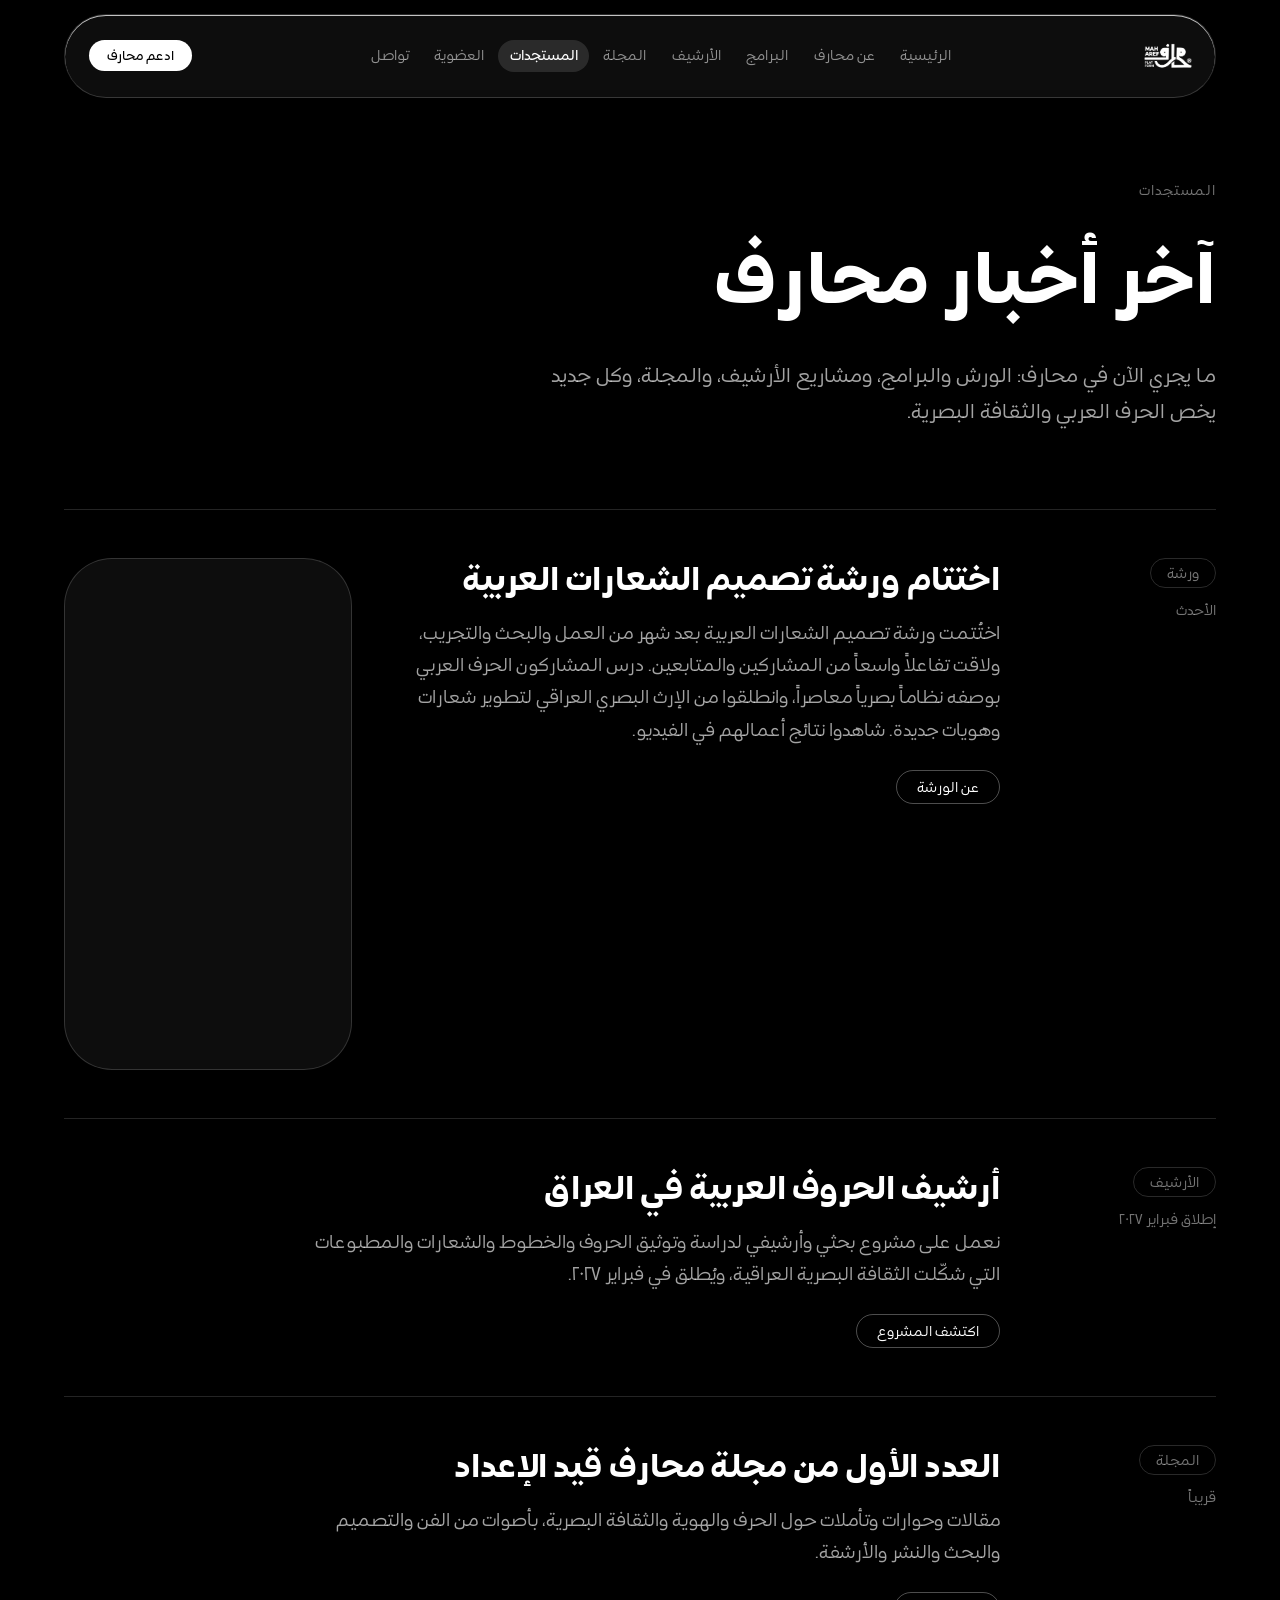
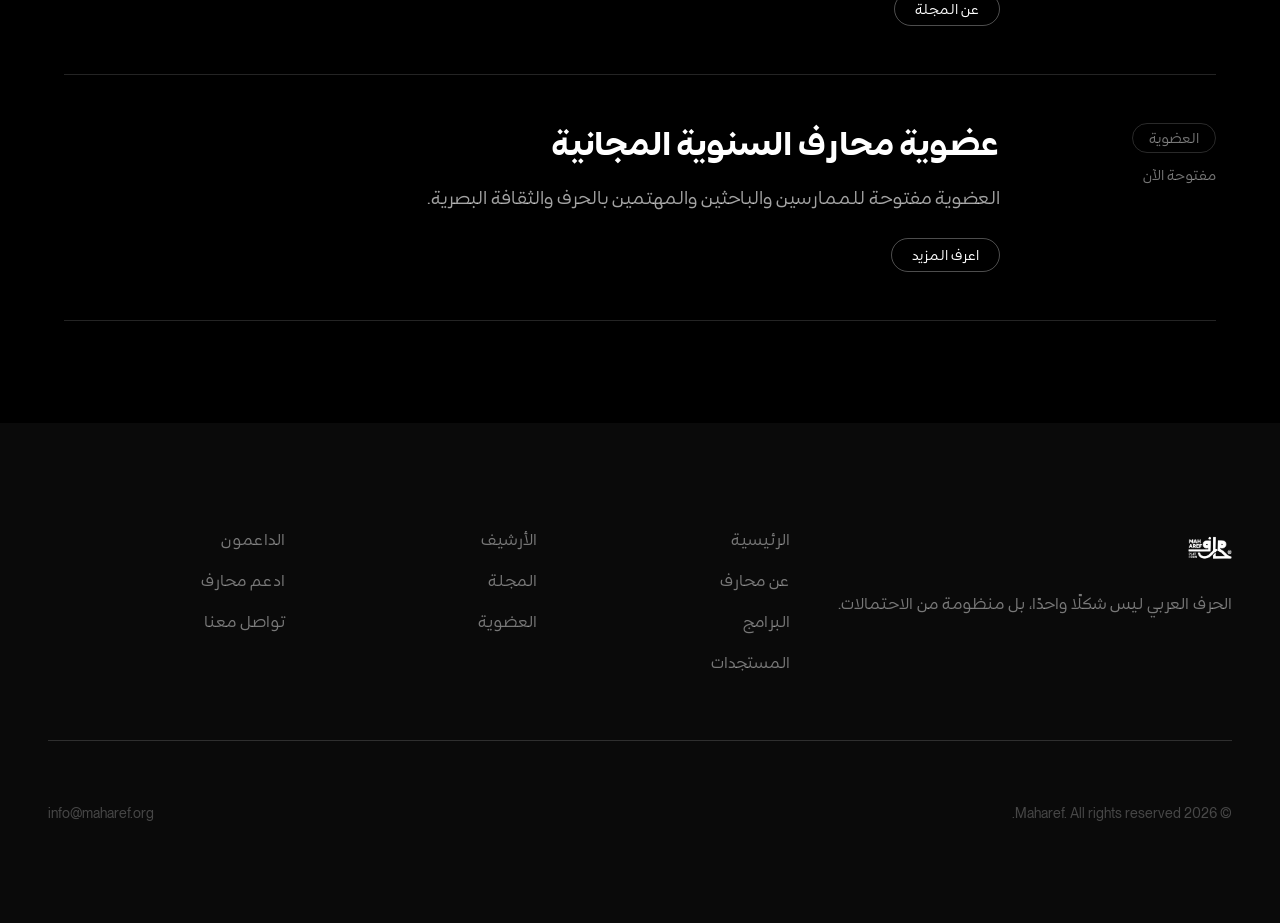
<file: updates.html>
<!DOCTYPE html>
<html dir="rtl" lang="ar">
<head>
  <meta charset="UTF-8">
  <meta name="viewport" content="width=device-width, initial-scale=1.0">
  <title>المستجدات — محارف</title>
  <meta name="description" content="آخر أخبار محارف: الورش والبرامج والأرشيف والمجلة.">
  <link rel="stylesheet" href="css/styles.css">
  <style>
    .update-list { display: flex; flex-direction: column; }
    .update-item {
      display: grid;
      grid-template-columns: 11rem 1fr;
      gap: 2.5rem;
      padding: 3rem 0;
      border-top: 1px solid var(--border-subtle);
    }
    .update-item:last-child { border-bottom: 1px solid var(--border-subtle); }
    .update-meta { display: flex; flex-direction: column; gap: 0.875rem; align-items: flex-start; }
    .update-date { font-size: var(--text-sm); color: var(--text-muted); }
    .update-title {
      font-family: var(--font-display);
      font-size: clamp(1.5rem, 3vw, 2rem);
      font-weight: 800;
      color: var(--text-primary);
      line-height: var(--leading-tight);
      margin-bottom: 1rem;
      text-wrap: balance;
    }
    .update-text {
      font-size: var(--text-lg);
      color: var(--text-secondary);
      line-height: var(--leading-relaxed);
      max-width: 44rem;
      margin-bottom: 1.5rem;
      text-wrap: pretty;
    }
    .update-media {
      display: grid;
      grid-template-columns: minmax(0, 1fr) 18rem;
      gap: 3rem;
      align-items: start;
    }
    .update-media .update-text { margin-bottom: 1.5rem; }
    .update-video {
      position: relative;
      aspect-ratio: 9 / 16;
      width: 100%;
      border-radius: var(--radius-3xl);
      overflow: hidden;
      background: var(--bg-card);
      border: 1px solid var(--border-card);
    }
    .update-video iframe { position: absolute; inset: 0; width: 100%; height: 100%; border: 0; }
    @media (max-width: 900px) {
      .update-media { grid-template-columns: 1fr; gap: 1.5rem; }
      .update-video { width: min(100%, 22rem); }
    }
    @media (max-width: 700px) {
      .update-item { grid-template-columns: 1fr; gap: 1.25rem; padding: 2.5rem 0; }
      .update-meta { flex-direction: row; align-items: center; flex-wrap: wrap; }
    }
  </style>
</head>
<body>
<main class="page-wrap">
  <section class="section">
    <div class="container-wide">
      <span class="eyebrow">المستجدات</span>
      <h1 class="page-title animate-fade-in-up" style="font-family:var(--font-display); font-weight:900; color:var(--text-primary); line-height:var(--leading-tight); margin-bottom:2rem; text-wrap:balance;">آخر أخبار محارف</h1>
      <p style="font-size:var(--text-xl); color:var(--text-secondary); line-height:var(--leading-relaxed); max-width:44rem; margin-bottom:5rem; text-wrap:pretty;">
        ما يجري الآن في محارف: الورش والبرامج، ومشاريع الأرشيف، والمجلة، وكل جديد يخص الحرف العربي والثقافة البصرية.
      </p>

      <div class="update-list">

        <!--
          ── لإضافة خبر جديد ──
          انسخ كتلة <article> كاملة (من <article> إلى </article>)،
          والصقها هنا في الأعلى حتى يظهر الخبر الأحدث أولاً،
          ثم غيّر التصنيف والتاريخ والعنوان والنص والرابط.
        -->

        <article class="update-item">
          <div class="update-meta">
            <span class="badge badge-muted">ورشة</span>
            <span class="update-date">الأحدث</span>
          </div>
          <div class="update-media">
            <div>
            <h2 class="update-title">اختتام ورشة تصميم الشعارات العربية</h2>
            <p class="update-text">
              اختُتمت ورشة تصميم الشعارات العربية بعد شهر من العمل والبحث والتجريب، ولاقت تفاعلاً واسعاً من المشاركين والمتابعين. درس المشاركون الحرف العربي بوصفه نظاماً بصرياً معاصراً، وانطلقوا من الإرث البصري العراقي لتطوير شعارات وهويات جديدة. شاهدوا نتائج أعمالهم في الفيديو.
            </p>
            <a href="workshop.html" class="btn-outline-sm">عن الورشة</a>
            </div>
            <div class="update-video">
              <iframe src="https://player.vimeo.com/video/1235625616?badge=0&amp;autopause=0&amp;dnt=1&amp;title=0&amp;byline=0&amp;portrait=0" title="نتائج ورشة تصميم الشعارات العربية" allow="autoplay; fullscreen; picture-in-picture; encrypted-media" referrerpolicy="strict-origin-when-cross-origin" allowfullscreen loading="lazy"></iframe>
            </div>
          </div>
        </article>

        <article class="update-item">
          <div class="update-meta">
            <span class="badge badge-muted">الأرشيف</span>
            <span class="update-date">إطلاق فبراير ٢٠٢٧</span>
          </div>
          <div>
            <h2 class="update-title">أرشيف الحروف العربية في العراق</h2>
            <p class="update-text">
              نعمل على مشروع بحثي وأرشيفي لدراسة وتوثيق الحروف والخطوط والشعارات والمطبوعات التي شكّلت الثقافة البصرية العراقية، ويُطلق في فبراير ٢٠٢٧.
            </p>
            <a href="archive.html" class="btn-outline-sm">اكتشف المشروع</a>
          </div>
        </article>

        <article class="update-item">
          <div class="update-meta">
            <span class="badge badge-muted">المجلة</span>
            <span class="update-date">قريباً</span>
          </div>
          <div>
            <h2 class="update-title">العدد الأول من مجلة محارف قيد الإعداد</h2>
            <p class="update-text">
              مقالات وحوارات وتأملات حول الحرف والهوية والثقافة البصرية، بأصوات من الفن والتصميم والبحث والنشر والأرشفة.
            </p>
            <a href="magazine.html" class="btn-outline-sm">عن المجلة</a>
          </div>
        </article>

        <article class="update-item">
          <div class="update-meta">
            <span class="badge badge-muted">العضوية</span>
            <span class="update-date">مفتوحة الآن</span>
          </div>
          <div>
            <h2 class="update-title">عضوية محارف السنوية المجانية</h2>
            <p class="update-text">
              العضوية مفتوحة للممارسين والباحثين والمهتمين بالحرف والثقافة البصرية.
            </p>
            <a href="membership.html" class="btn-outline-sm">اعرف المزيد</a>
          </div>
        </article>

      </div>
    </div>
  </section>
</main>
<script src="js/nav.js"></script>
</body>
</html>
</file>
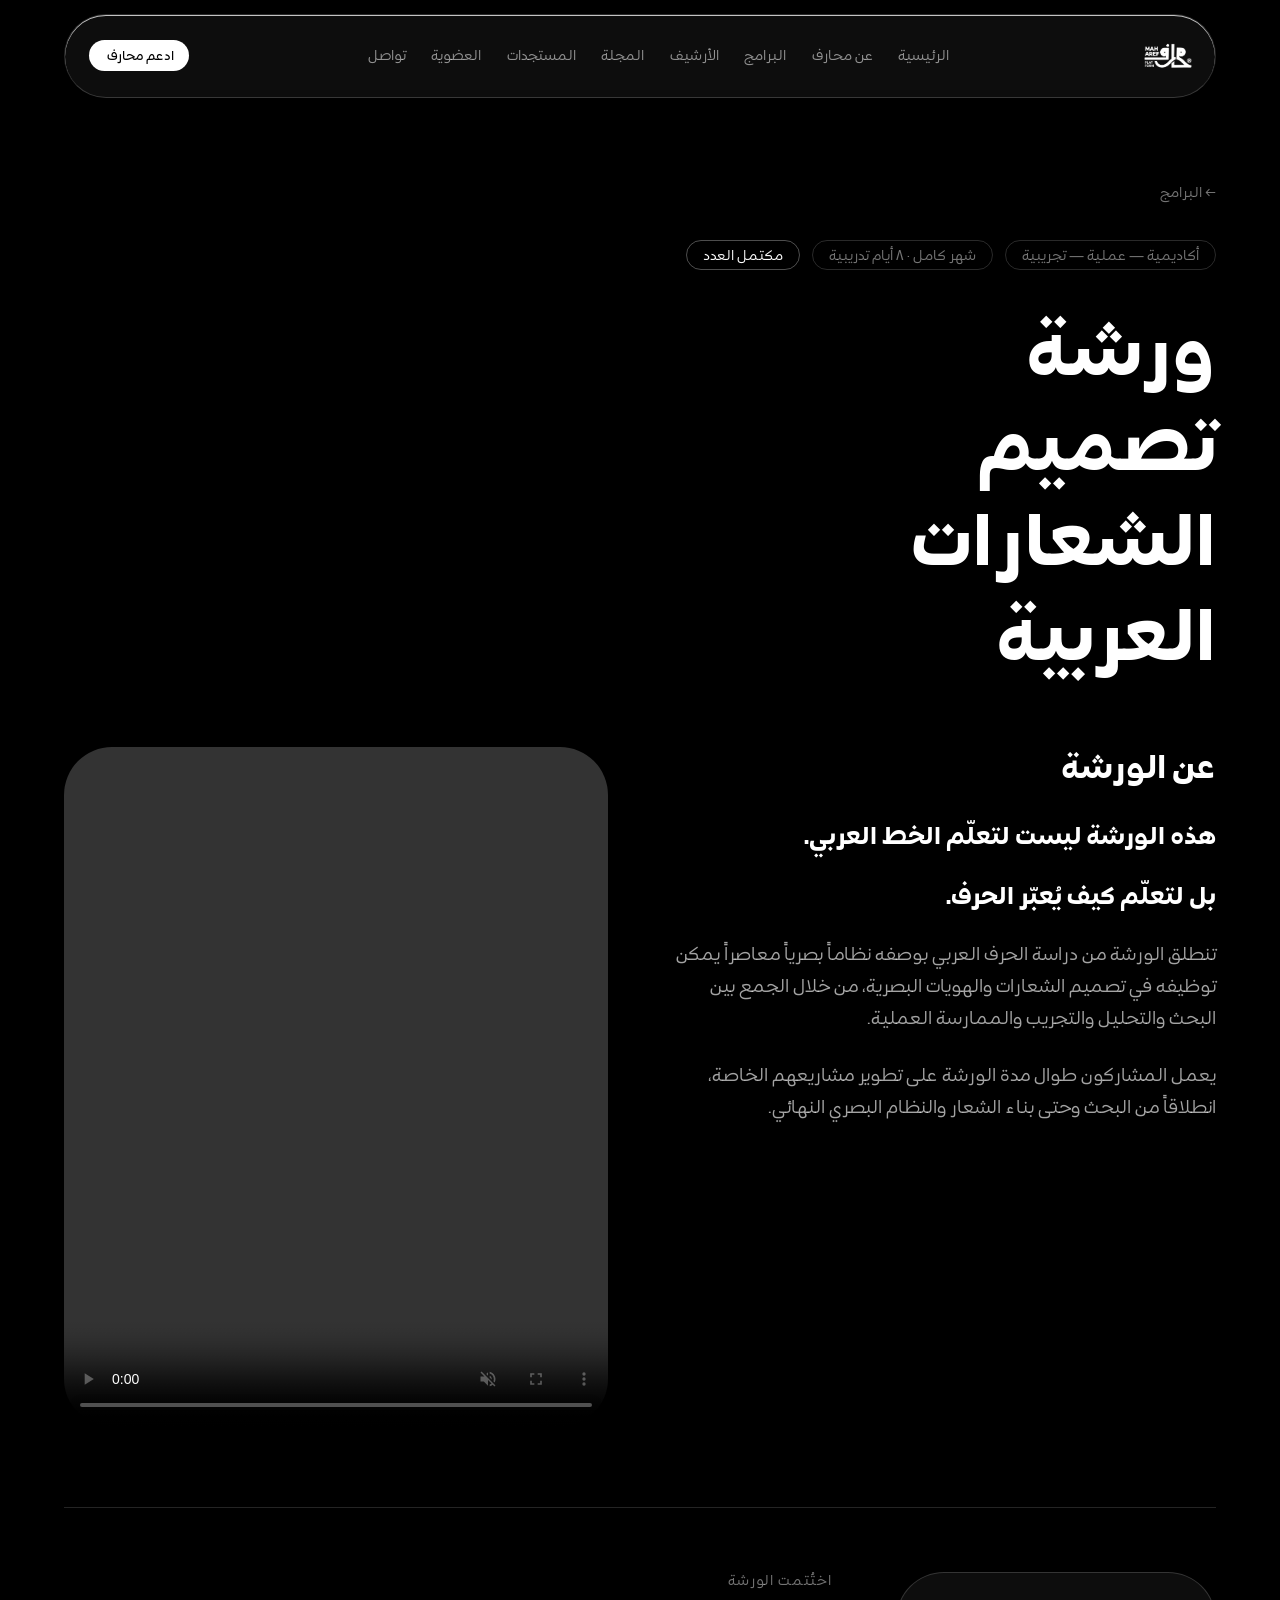
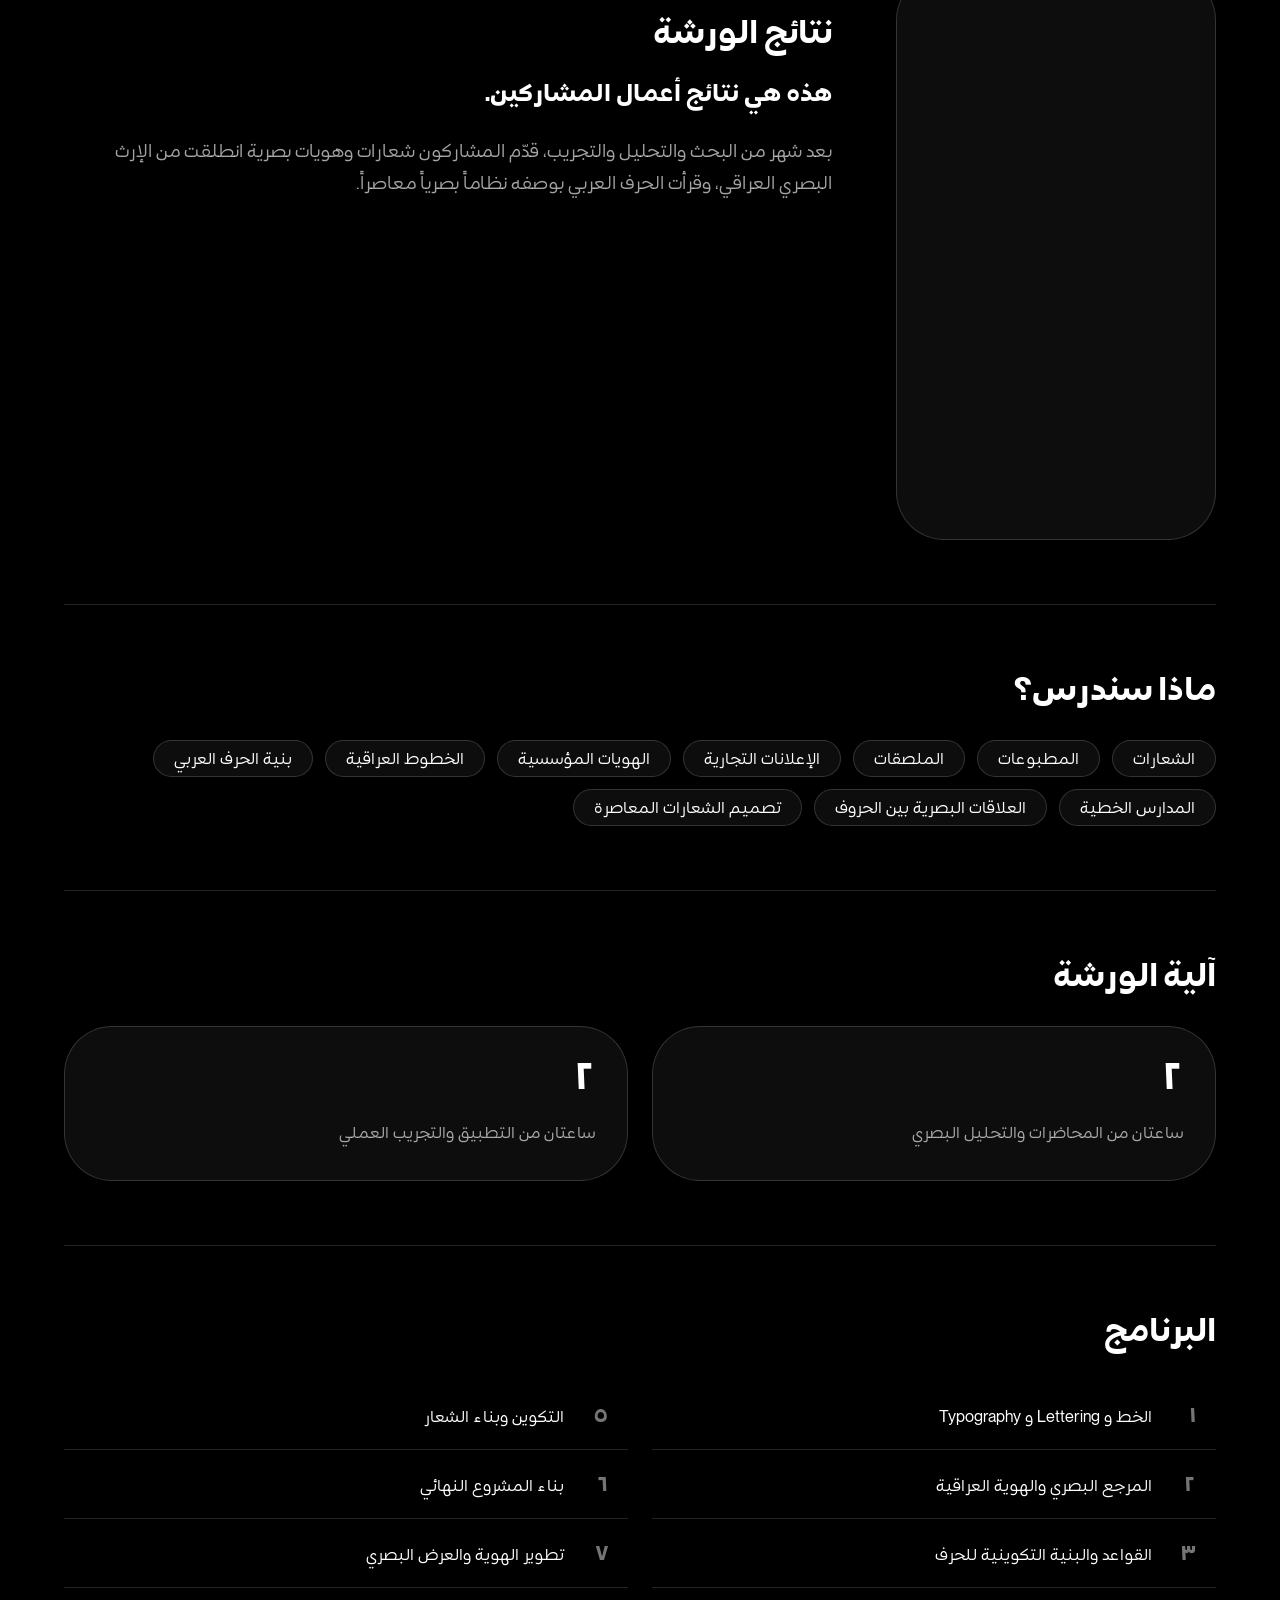
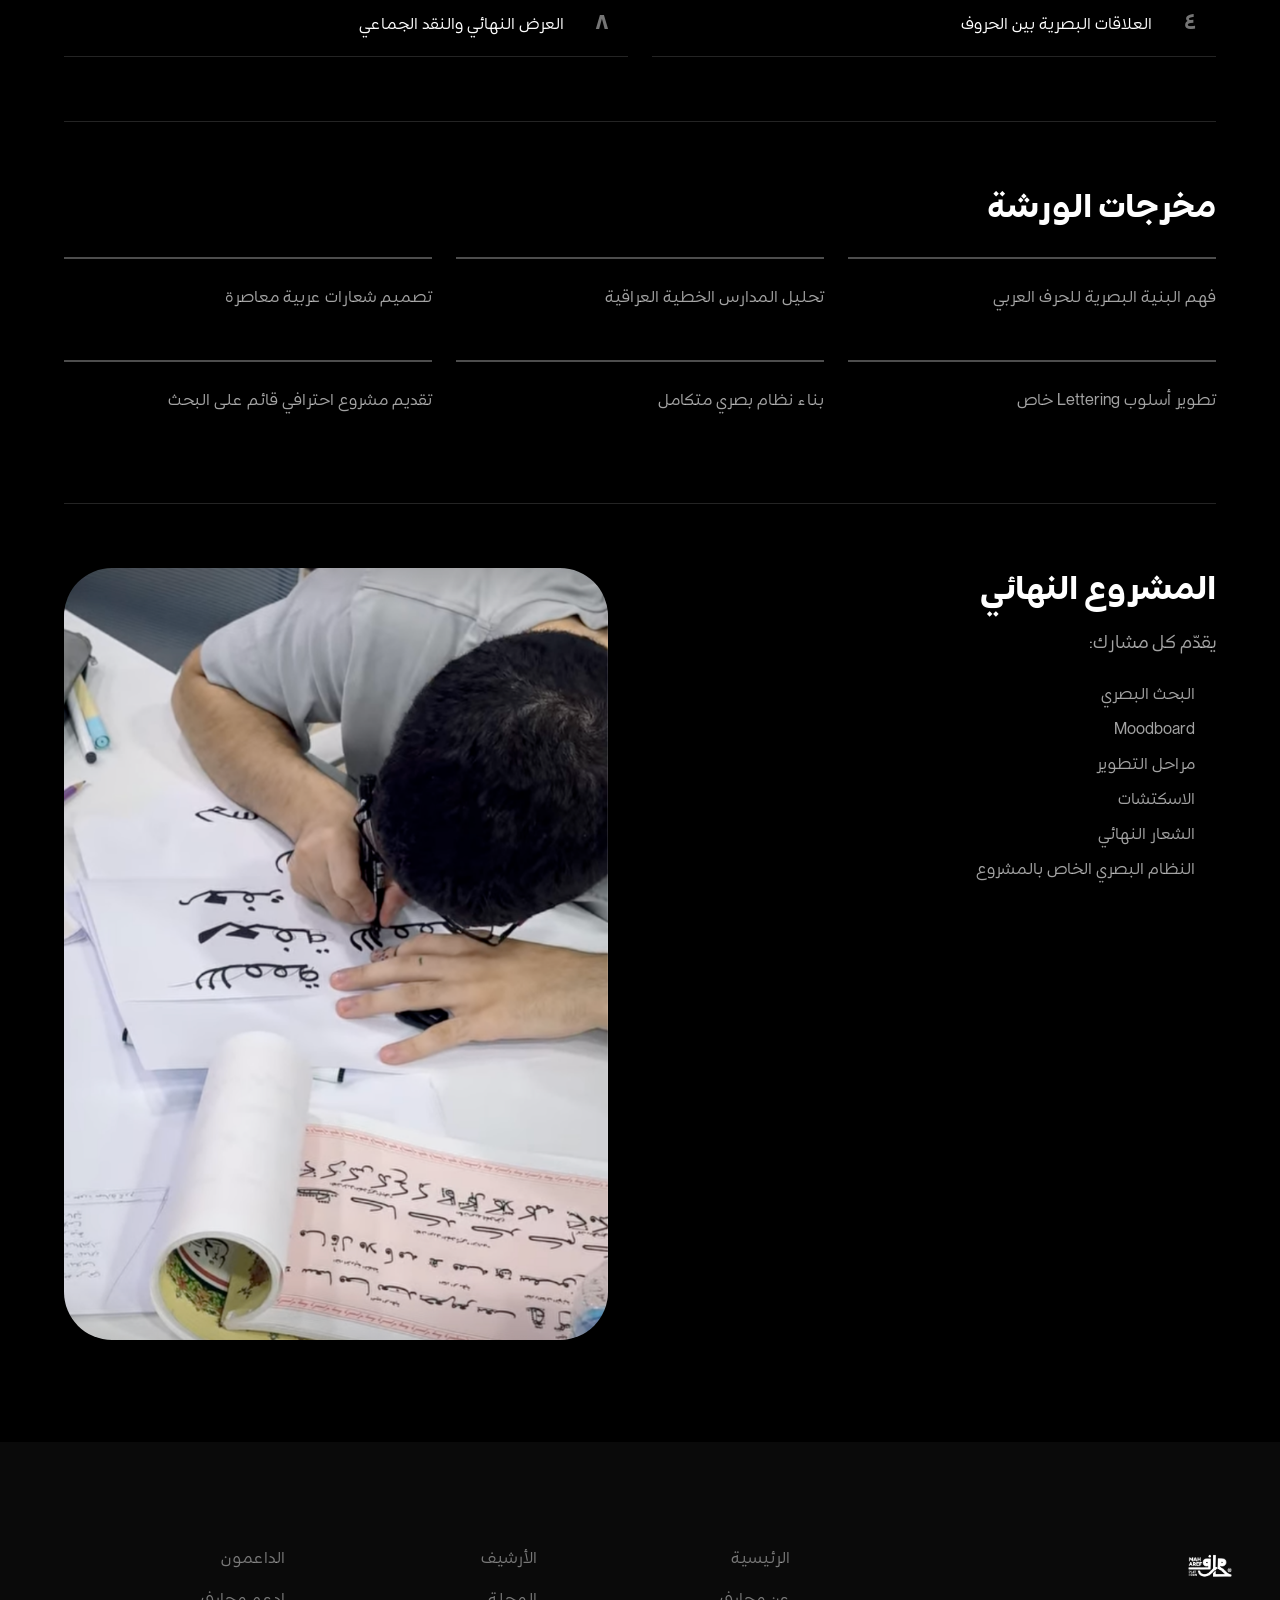
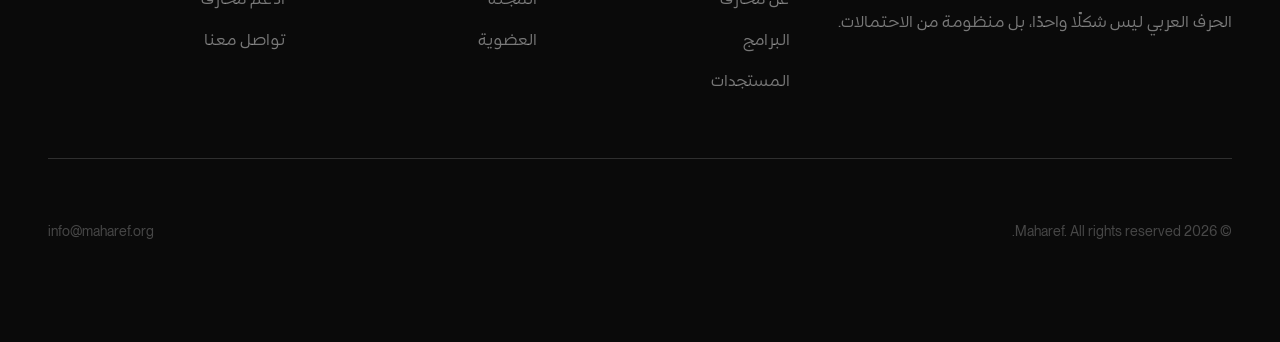
<file: workshop.html>
<!DOCTYPE html>
<html dir="rtl" lang="ar">
<head>
  <meta charset="UTF-8">
  <meta name="viewport" content="width=device-width, initial-scale=1.0">
  <title>ورشة تصميم الشعارات العربية — محارف</title>
  <link rel="stylesheet" href="css/styles.css">
</head>
<body>
<main class="page-wrap">
  <section class="section">
    <div class="container-wide">
      <a href="programs.html" class="back-link">← البرامج</a>
      <div style="display:flex; flex-wrap:wrap; gap:0.75rem; margin-bottom:2rem;">
        <span class="badge badge-muted">أكاديمية — عملية — تجريبية</span>
        <span class="badge badge-muted">شهر كامل · ٨ أيام تدريبية</span>
        <span class="badge badge-brown">مكتمل العدد</span>
      </div>
      <h1 class="page-title animate-fade-in-up" style="font-family:var(--font-display); font-weight:900; color:var(--text-primary); line-height:var(--leading-tight); margin-bottom:4rem; max-width:22rem; text-wrap:balance;">
        ورشة تصميم الشعارات العربية
      </h1>

      <!-- About -->
      <div class="two-col" style="align-items:start; margin-bottom:5rem;">
        <div style="display:flex; flex-direction:column; gap:1.5rem;">
          <h2 style="font-family:var(--font-display); font-size:clamp(1.5rem,3vw,2rem); font-weight:800; color:var(--text-primary); margin-bottom:0.5rem;">عن الورشة</h2>
          <p style="font-size:var(--text-2xl); color:var(--text-primary); line-height:var(--leading-snug); font-weight:600;">هذه الورشة ليست لتعلّم الخط العربي.</p>
          <p style="font-size:var(--text-2xl); color:var(--text-primary); line-height:var(--leading-snug); font-weight:600;">بل لتعلّم كيف يُعبّر الحرف.</p>
          <p style="font-size:var(--text-lg); color:var(--text-secondary); line-height:var(--leading-relaxed); text-wrap:pretty;">
            تنطلق الورشة من دراسة الحرف العربي بوصفه نظاماً بصرياً معاصراً يمكن توظيفه في تصميم الشعارات والهويات البصرية، من خلال الجمع بين البحث والتحليل والتجريب والممارسة العملية.
          </p>
          <p style="font-size:var(--text-lg); color:var(--text-secondary); line-height:var(--leading-relaxed); text-wrap:pretty;">
            يعمل المشاركون طوال مدة الورشة على تطوير مشاريعهم الخاصة، انطلاقاً من البحث وحتى بناء الشعار والنظام البصري النهائي.
          </p>
        </div>
        <div style="aspect-ratio:4/5; min-height:320px; border-radius:var(--radius-3xl); overflow:hidden; background:#000;">
          <video autoplay muted loop playsinline controls style="width:100%; height:100%; object-fit:cover; display:block;">
            <source src="assets/videos/workshop-ad.mp4" type="video/mp4">
          </video>
        </div>
      </div>

      <!-- Results -->
      <div style="border-top:1px solid var(--border-subtle); padding-top:4rem; margin-bottom:4rem;">
        <div class="results-grid">
          <div style="display:flex; flex-direction:column; gap:1.5rem;">
            <span class="eyebrow" style="margin-bottom:0;">اختُتمت الورشة</span>
            <h2 style="font-family:var(--font-display); font-size:clamp(1.5rem,3vw,2rem); font-weight:800; color:var(--text-primary);">نتائج الورشة</h2>
            <p style="font-size:var(--text-2xl); color:var(--text-primary); line-height:var(--leading-snug); font-weight:600; text-wrap:balance;">هذه هي نتائج أعمال المشاركين.</p>
            <p style="font-size:var(--text-lg); color:var(--text-secondary); line-height:var(--leading-relaxed); text-wrap:pretty;">
              بعد شهر من البحث والتحليل والتجريب، قدّم المشاركون شعارات وهويات بصرية انطلقت من الإرث البصري العراقي، وقرأت الحرف العربي بوصفه نظاماً بصرياً معاصراً.
            </p>
          </div>
          <div class="results-video">
            <iframe src="https://player.vimeo.com/video/1235625616?badge=0&amp;autopause=0&amp;dnt=1&amp;title=0&amp;byline=0&amp;portrait=0" title="نتائج ورشة تصميم الشعارات العربية" allow="autoplay; fullscreen; picture-in-picture; encrypted-media" referrerpolicy="strict-origin-when-cross-origin" allowfullscreen loading="lazy"></iframe>
          </div>
        </div>
      </div>
      <style>
        .results-grid { display:grid; grid-template-columns:20rem minmax(0,1fr); gap:4rem; align-items:start; }
        .results-video { order:-1; position:relative; aspect-ratio:9/16; width:100%; border-radius:var(--radius-3xl); overflow:hidden; background:var(--bg-card); border:1px solid var(--border-card); }
        .results-video iframe { position:absolute; inset:0; width:100%; height:100%; border:0; }
        @media (max-width: 900px) {
          .results-grid { grid-template-columns:1fr; gap:2rem; }
          .results-video { order:0; width:min(100%, 22rem); }
        }
      </style>

      <!-- What we study -->
      <div style="border-top:1px solid var(--border-subtle); padding-top:4rem; margin-bottom:4rem;">
        <h2 style="font-family:var(--font-display); font-size:clamp(1.5rem,3vw,2rem); font-weight:800; color:var(--text-primary); margin-bottom:2rem;">ماذا سندرس؟</h2>
        <div class="tags-wrap">
          <span class="tag">الشعارات</span><span class="tag">المطبوعات</span><span class="tag">الملصقات</span>
          <span class="tag">الإعلانات التجارية</span><span class="tag">الهويات المؤسسية</span>
          <span class="tag">الخطوط العراقية</span><span class="tag">بنية الحرف العربي</span>
          <span class="tag">المدارس الخطية</span><span class="tag">العلاقات البصرية بين الحروف</span>
          <span class="tag">تصميم الشعارات المعاصرة</span>
        </div>
      </div>

      <!-- How it works -->
      <div style="border-top:1px solid var(--border-subtle); padding-top:4rem; margin-bottom:4rem;">
        <h2 style="font-family:var(--font-display); font-size:clamp(1.5rem,3vw,2rem); font-weight:800; color:var(--text-primary); margin-bottom:2rem;">آلية الورشة</h2>
        <div class="two-col-sm">
          <div class="card">
            <p style="font-family:var(--font-display); font-size:var(--text-4xl); font-weight:900; color:var(--text-primary); line-height:1;">٢</p>
            <p style="color:var(--text-secondary); line-height:var(--leading-relaxed);">ساعتان من المحاضرات والتحليل البصري</p>
          </div>
          <div class="card">
            <p style="font-family:var(--font-display); font-size:var(--text-4xl); font-weight:900; color:var(--text-primary); line-height:1;">٢</p>
            <p style="color:var(--text-secondary); line-height:var(--leading-relaxed);">ساعتان من التطبيق والتجريب العملي</p>
          </div>
        </div>
      </div>

      <!-- 8-day programme -->
      <div style="border-top:1px solid var(--border-subtle); padding-top:4rem; margin-bottom:4rem;">
        <h2 style="font-family:var(--font-display); font-size:clamp(1.5rem,3vw,2rem); font-weight:800; color:var(--text-primary); margin-bottom:2rem;">البرنامج</h2>
        <div class="two-col-sm">
          <div style="display:flex; flex-direction:column;">
            <div style="display:flex; gap:1.25rem; align-items:baseline; padding:1.25rem; border-bottom:1px solid var(--border-subtle);"><span style="font-family:var(--font-display); font-size:var(--text-xl); font-weight:900; color:var(--text-muted); min-width:1.5rem; flex-shrink:0; line-height:1.4;">١</span><p>الخط و Lettering و Typography</p></div>
            <div style="display:flex; gap:1.25rem; align-items:baseline; padding:1.25rem; border-bottom:1px solid var(--border-subtle);"><span style="font-family:var(--font-display); font-size:var(--text-xl); font-weight:900; color:var(--text-muted); min-width:1.5rem; flex-shrink:0; line-height:1.4;">٢</span><p>المرجع البصري والهوية العراقية</p></div>
            <div style="display:flex; gap:1.25rem; align-items:baseline; padding:1.25rem; border-bottom:1px solid var(--border-subtle);"><span style="font-family:var(--font-display); font-size:var(--text-xl); font-weight:900; color:var(--text-muted); min-width:1.5rem; flex-shrink:0; line-height:1.4;">٣</span><p>القواعد والبنية التكوينية للحرف</p></div>
            <div style="display:flex; gap:1.25rem; align-items:baseline; padding:1.25rem; border-bottom:1px solid var(--border-subtle);"><span style="font-family:var(--font-display); font-size:var(--text-xl); font-weight:900; color:var(--text-muted); min-width:1.5rem; flex-shrink:0; line-height:1.4;">٤</span><p>العلاقات البصرية بين الحروف</p></div>
          </div>
          <div style="display:flex; flex-direction:column;">
            <div style="display:flex; gap:1.25rem; align-items:baseline; padding:1.25rem; border-bottom:1px solid var(--border-subtle);"><span style="font-family:var(--font-display); font-size:var(--text-xl); font-weight:900; color:var(--text-muted); min-width:1.5rem; flex-shrink:0; line-height:1.4;">٥</span><p>التكوين وبناء الشعار</p></div>
            <div style="display:flex; gap:1.25rem; align-items:baseline; padding:1.25rem; border-bottom:1px solid var(--border-subtle);"><span style="font-family:var(--font-display); font-size:var(--text-xl); font-weight:900; color:var(--text-muted); min-width:1.5rem; flex-shrink:0; line-height:1.4;">٦</span><p>بناء المشروع النهائي</p></div>
            <div style="display:flex; gap:1.25rem; align-items:baseline; padding:1.25rem; border-bottom:1px solid var(--border-subtle);"><span style="font-family:var(--font-display); font-size:var(--text-xl); font-weight:900; color:var(--text-muted); min-width:1.5rem; flex-shrink:0; line-height:1.4;">٧</span><p>تطوير الهوية والعرض البصري</p></div>
            <div style="display:flex; gap:1.25rem; align-items:baseline; padding:1.25rem; border-bottom:1px solid var(--border-subtle);"><span style="font-family:var(--font-display); font-size:var(--text-xl); font-weight:900; color:var(--text-muted); min-width:1.5rem; flex-shrink:0; line-height:1.4;">٨</span><p>العرض النهائي والنقد الجماعي</p></div>
          </div>
        </div>
      </div>

      <!-- Outcomes -->
      <div style="border-top:1px solid var(--border-subtle); padding-top:4rem; margin-bottom:4rem;">
        <h2 style="font-family:var(--font-display); font-size:clamp(1.5rem,3vw,2rem); font-weight:800; color:var(--text-primary); margin-bottom:2rem;">مخرجات الورشة</h2>
        <div class="three-col">
          <div style="padding:1.5rem 0; border-top:2px solid var(--border-default);"><p style="color:var(--text-secondary); line-height:var(--leading-relaxed);">فهم البنية البصرية للحرف العربي</p></div>
          <div style="padding:1.5rem 0; border-top:2px solid var(--border-default);"><p style="color:var(--text-secondary); line-height:var(--leading-relaxed);">تحليل المدارس الخطية العراقية</p></div>
          <div style="padding:1.5rem 0; border-top:2px solid var(--border-default);"><p style="color:var(--text-secondary); line-height:var(--leading-relaxed);">تصميم شعارات عربية معاصرة</p></div>
          <div style="padding:1.5rem 0; border-top:2px solid var(--border-default);"><p style="color:var(--text-secondary); line-height:var(--leading-relaxed);">تطوير أسلوب Lettering خاص</p></div>
          <div style="padding:1.5rem 0; border-top:2px solid var(--border-default);"><p style="color:var(--text-secondary); line-height:var(--leading-relaxed);">بناء نظام بصري متكامل</p></div>
          <div style="padding:1.5rem 0; border-top:2px solid var(--border-default);"><p style="color:var(--text-secondary); line-height:var(--leading-relaxed);">تقديم مشروع احترافي قائم على البحث</p></div>
        </div>
      </div>

      <!-- Final project -->
      <div style="border-top:1px solid var(--border-subtle); padding-top:4rem;">
        <div class="two-col" style="align-items:start;">
          <div>
            <h2 style="font-family:var(--font-display); font-size:clamp(1.5rem,3vw,2rem); font-weight:800; color:var(--text-primary); margin-bottom:1.5rem;">المشروع النهائي</h2>
            <p style="font-size:var(--text-lg); color:var(--text-secondary); margin-bottom:2rem;">يقدّم كل مشارك:</p>
            <div style="display:flex; flex-direction:column; gap:1rem;">
              <div style="display:flex; gap:1rem; align-items:center;"><span style="width:5px; height:5px; border-radius:50%; background:var(--color-brown); flex-shrink:0;"></span><p style="color:var(--text-secondary);">البحث البصري</p></div>
              <div style="display:flex; gap:1rem; align-items:center;"><span style="width:5px; height:5px; border-radius:50%; background:var(--color-brown); flex-shrink:0;"></span><p style="color:var(--text-secondary);">Moodboard</p></div>
              <div style="display:flex; gap:1rem; align-items:center;"><span style="width:5px; height:5px; border-radius:50%; background:var(--color-brown); flex-shrink:0;"></span><p style="color:var(--text-secondary);">مراحل التطوير</p></div>
              <div style="display:flex; gap:1rem; align-items:center;"><span style="width:5px; height:5px; border-radius:50%; background:var(--color-brown); flex-shrink:0;"></span><p style="color:var(--text-secondary);">الاسكتشات</p></div>
              <div style="display:flex; gap:1rem; align-items:center;"><span style="width:5px; height:5px; border-radius:50%; background:var(--color-brown); flex-shrink:0;"></span><p style="color:var(--text-secondary);">الشعار النهائي</p></div>
              <div style="display:flex; gap:1rem; align-items:center;"><span style="width:5px; height:5px; border-radius:50%; background:var(--color-brown); flex-shrink:0;"></span><p style="color:var(--text-secondary);">النظام البصري الخاص بالمشروع</p></div>
            </div>
          </div>
          <div style="aspect-ratio:148/210; min-height:280px; border-radius:var(--radius-3xl); overflow:hidden;">
            <img src="assets/images/participant-work.png" alt="أعمال المشاركين — تمرين خط عربي خلال الورشة" style="width:100%; height:100%; object-fit:cover;">
          </div>
        </div>
      </div>
    </div>
  </section>

  <!-- Participant questionnaire removed -->
</main>
<script src="js/nav.js"></script>
</body>
</html>

<style id="__om-edit-overrides">
#site-nav .nav-actions >:is(h1,h2,h3,h4,h5,h6,p,li,dt,dd,blockquote,figcaption,label,span,a,em,strong,small,td,th,caption) { padding: 8px 15px 8px 18px !important }
#site-nav .nav-actions >:is(h1,h2,h3,h4,h5,h6,p,li,dt,dd,blockquote,figcaption,label,span,a,em,strong,small,td,th,caption) { margin: 0px -5px 0px 0px !important }
#site-nav .nav-actions >:is(h1,h2,h3,h4,h5,h6,p,li,dt,dd,blockquote,figcaption,label,span,a,em,strong,small,td,th,caption) { margin: 0px -2px 0px 0px !important }
#site-nav .nav-actions >:is(h1,h2,h3,h4,h5,h6,p,li,dt,dd,blockquote,figcaption,label,span,a,em,strong,small,td,th,caption) { margin: 0px -2px 0px 15px !important }
</style>
</file>
<file: css/styles.css>
/* ─────────────────────────────────────────────
   MAHAREF — styles.css
   Single stylesheet for the entire static site.
───────────────────────────────────────────── */

/* ── FONTS ── */
@font-face {
  font-family: 'PPNMA';
  src: url('../assets/fonts/PPNeueMontrealArabic-Thin.woff2') format('woff2');
  font-weight: 100; font-display: swap;
}
@font-face {
  font-family: 'PPNMA';
  src: url('../assets/fonts/PPNeueMontrealArabic-Light.woff2') format('woff2');
  font-weight: 300; font-display: swap;
}
@font-face {
  font-family: 'PPNMA';
  src: url('../assets/fonts/PPNeueMontrealArabic-Regular.woff2') format('woff2');
  font-weight: 400; font-display: swap;
}
@font-face {
  font-family: 'PPNMA';
  src: url('../assets/fonts/PPNeueMontrealArabic-Medium.woff2') format('woff2');
  font-weight: 500; font-display: swap;
}
@font-face {
  font-family: 'PPNMA';
  src: url('../assets/fonts/PPNeueMontrealArabic-Bold.woff2') format('woff2');
  font-weight: 700; font-display: swap;
}

/* ── TOKENS ── */
:root {
  --color-cream:      #FFFFFF;
  --color-near-black: #000000;
  --color-brown:      #000000;
  --color-beige:      #000000;
  --color-olive:      #000000;
  --color-charcoal:   #000000;
  --color-gray:       #000000;

  --font-display: 'PPNMA', 'Cairo', sans-serif;
  --font-body:    'PPNMA', 'Scheherazade New', sans-serif;
  --font-mono:    'IBM Plex Mono', monospace;

  --text-xs:   0.75rem;
  --text-sm:   0.875rem;
  --text-base: 1rem;
  --text-lg:   1.125rem;
  --text-xl:   1.25rem;
  --text-2xl:  1.5rem;
  --text-3xl:  1.875rem;
  --text-4xl:  2.25rem;

  --leading-tight:   1.32;
  --leading-snug:    1.5;
  --leading-relaxed: 1.8;

  --radius-md:  12px;
  --radius-xl:  20px;
  --radius-2xl: 32px;
  --radius-3xl: 48px;

  --text-primary:   #FFFFFF;
  --text-secondary: rgba(255,255,255,0.64);
  --text-muted:     rgba(255,255,255,0.46);

  --bg-page:  #000000;
  --bg-card:  rgba(255,255,255,0.05);
  --bg-muted: rgba(255,255,255,0.03);

  --border-subtle:  rgba(255,255,255,0.14);
  --border-card:    rgba(255,255,255,0.16);
  --border-default: rgba(255,255,255,0.30);

  --px-page:       clamp(1.5rem, 5vw, 3rem);
  --py-section:    clamp(4rem, 8vw, 8rem);
  --max-w-content: 56rem;
  --max-w-wide:    72rem;
  --max-w-full:    80rem;
}

/* ── RESET ── */
*, *::before, *::after {
  box-sizing: border-box;
  margin: 0;
  padding: 0;
  font-family: 'PPNMA', 'Cairo', sans-serif;
}
html { direction: rtl; scroll-behavior: smooth; }
body {
  background: #000000;
  color: #FFFFFF;
  min-height: 100vh;
  -webkit-font-smoothing: antialiased;
}
img { display: block; max-width: 100%; }
a { color: inherit; }
button { font-family: inherit; }

/* ── ANIMATIONS ── */
@keyframes fadeIn {
  from { opacity: 0; }
  to   { opacity: 1; }
}
@keyframes fadeInUp {
  from { opacity: 0; transform: translateY(20px); }
  to   { opacity: 1; transform: translateY(0); }
}
.animate-fade-in    { animation: fadeIn    0.8s ease-out both; }
.animate-fade-in-up { animation: fadeInUp  0.8s ease-out both; }
.anim-delay-1 { animation-delay: 0.2s; }
.anim-delay-2 { animation-delay: 0.4s; }
.anim-delay-3 { animation-delay: 0.6s; }

/* ── NAV ── */
#site-nav {
  position: fixed;
  top: 0; left: 0; right: 0;
  z-index: 500;
  padding: 0.875rem 1.5rem;
  pointer-events: none;
}
.nav-inner {
  max-width: 72rem;
  margin: 0 auto;
  pointer-events: auto;
}
.nav-pill {
  background: rgba(18,18,18,0.72);
  backdrop-filter: blur(28px) saturate(120%);
  -webkit-backdrop-filter: blur(28px) saturate(120%);
  border: 1px solid rgba(255,255,255,0.12);
  border-bottom-color: rgba(255,255,255,0.18);
  border-radius: 9999px;
  padding: 0.85rem 0.55rem;
  display: flex;
  justify-content: space-between;
  align-items: center;
  gap: 0.5rem;
  box-shadow: 0 4px 24px rgba(0,0,0,0.10), inset 0 1px 0 rgba(255,255,255,0.75);
}
.nav-logo-btn {
  background: none;
  border: none;
  cursor: pointer;
  padding: 0.2rem 0.875rem;
  display: flex;
  align-items: center;
  flex-shrink: 0;
  transition: opacity 300ms;
  text-decoration: none;
}
.nav-logo-btn:hover { opacity: 0.65; }
.nav-logo-btn img { height: 3rem; width: auto; filter: invert(1); }
.nav-links { display: flex; gap: 0.2rem; align-items: center; }
.nav-link {
  background: none;
  border: none;
  cursor: pointer;
  padding: 0.35rem 0.7rem;
  transition: color 200ms ease, background 200ms ease;
  line-height: 1.5;
  text-decoration: none;
  display: inline-block;
  border-radius: 9999px;
  font-size: 0.875rem;
  font-weight: 400;
  color: rgba(255,255,255,0.55);
}
.nav-link:hover { color: #FFFFFF; }
.nav-link.active {
  color: #FFFFFF;
  background: rgba(255,255,255,0.12);
  font-weight: 500;
}
.nav-actions { display: flex; align-items: center; gap: 0.375rem; flex-shrink: 0; }
.nav-cta {
  background: #FFFFFF;
  color: #000000 !important;
  margin-left: 15px;
  border: none;
  border-radius: 9999px;
  padding: 0.5rem 1.125rem;
  font-size: 0.8125rem;
  font-weight: 500;
  cursor: pointer;
  transition: background 300ms;
  white-space: nowrap;
  text-decoration: none;
  display: inline-block;
}
.nav-cta:hover { opacity: 0.82; }
.nav-hamburger {
  display: none;
  cursor: pointer;
  background: none;
  border: none;
  padding: 0.5rem;
  flex-direction: column;
  gap: 5px;
  align-items: center;
  justify-content: center;
}
.nav-hamburger span {
  display: block;
  width: 18px;
  height: 1.5px;
  background: #FFFFFF;
  transition: transform 300ms, opacity 300ms;
}
@media (max-width: 900px) {
  .nav-links { display: none; }
  .nav-cta   { display: none; }
  .nav-hamburger { display: flex; }
}

/* ── MOBILE MENU ── */
#mobile-menu {
  position: fixed;
  inset: 0;
  z-index: 490;
  background: var(--bg-page);
  display: none;
  flex-direction: column;
  padding: 6rem var(--px-page) 3rem;
  overflow-y: auto;
}
#mobile-menu.open { display: flex; }
.mobile-nav-link {
  font-family: var(--font-display);
  font-size: clamp(1.5rem, 5vw, 2rem);
  font-weight: 400;
  color: var(--text-secondary);
  text-decoration: none;
  padding: 0.75rem 0;
  border-bottom: 1px solid var(--border-subtle);
  transition: color 200ms;
  display: block;
}
.mobile-nav-link.active,
.mobile-nav-link:hover { color: var(--text-primary); font-weight: 800; }
.mobile-menu-cta {
  margin-top: 2rem;
  display: inline-block;
  background: #FFFFFF;
  color: #000000 !important;
  border-radius: 9999px;
  padding: 0.875rem 2rem;
  font-size: var(--text-base);
  text-decoration: none;
  align-self: flex-start;
}

/* ── LAYOUT ── */
.page-wrap { padding-top: 5rem; }
.section    { padding: var(--py-section) var(--px-page); }
.section + .section      { border-top: 1px solid var(--border-subtle); }
.section-muted           { background: var(--bg-muted); }
.section-dark            { background: #111111; }
.section-border          { border-top: 1px solid var(--border-subtle); }
.container-wide    { max-width: var(--max-w-wide);    margin: 0 auto; }
.container-content { max-width: var(--max-w-content); margin: 0 auto; }
.container-full    { max-width: var(--max-w-full);    margin: 0 auto; }

.two-col { display: grid; grid-template-columns: 1fr 1fr; gap: 4rem; align-items: center; }
@media (max-width: 800px) { .two-col { grid-template-columns: 1fr; gap: 2.5rem; } }

.three-col { display: grid; grid-template-columns: repeat(3,1fr); gap: 1.5rem; }
@media (max-width: 900px) { .three-col { grid-template-columns: repeat(2,1fr); } }
@media (max-width: 580px) { .three-col { grid-template-columns: 1fr; } }

.two-col-sm { display: grid; grid-template-columns: repeat(2,1fr); gap: 1.5rem; }
@media (max-width: 620px) { .two-col-sm { grid-template-columns: 1fr; } }

.tags-wrap   { display: flex; flex-wrap: wrap; gap: 0.75rem; }
.footer-cols { display: grid; grid-template-columns: repeat(3,1fr); gap: 1rem; }
@media (max-width: 640px) { .footer-cols { grid-template-columns: repeat(2,1fr); } }

/* ── TYPOGRAPHY HELPERS ── */
.hero-title    { font-size: clamp(4rem,  16vw, 10rem); }
.page-title    { font-size: clamp(2.5rem, 7vw,  4.5rem); }
.section-title { font-size: clamp(1.75rem,4vw,  2.75rem); }
.eyebrow {
  font-size: var(--text-sm);
  color: var(--text-muted);
  letter-spacing: 0.06em;
  margin-bottom: 2rem;
  display: block;
}

/* ── BUTTONS ── */
.btn-primary {
  background: #FFFFFF;
  color: #000000;
  border: none;
  border-radius: 9999px;
  padding: 1rem 2.5rem;
  font-size: var(--text-base);
  cursor: pointer;
  transition: background 300ms;
  display: inline-block;
  text-decoration: none;
}
.btn-primary:hover { opacity: 0.82; }

.btn-cream {
  background: var(--color-cream);
  color: var(--color-near-black);
  border: none;
  border-radius: 9999px;
  padding: 0.875rem 2rem;
  font-size: var(--text-base);
  cursor: pointer;
  transition: background 300ms;
  display: inline-block;
  text-decoration: none;
}
.btn-cream:hover { opacity: 0.82; }

.btn-outline {
  background: none;
  color: var(--text-primary);
  border: 1px solid var(--border-default);
  border-radius: 9999px;
  padding: 0.75rem 2rem;
  font-size: var(--text-base);
  cursor: pointer;
  transition: background 300ms;
  display: inline-block;
  text-decoration: none;
}
.btn-outline:hover { background: var(--bg-card); }

.btn-outline-sm {
  background: none;
  color: var(--text-primary);
  border: 1px solid var(--border-default);
  border-radius: 9999px;
  padding: 0.5rem 1.25rem;
  font-size: var(--text-sm);
  cursor: pointer;
  transition: background 300ms;
  display: inline-block;
  text-decoration: none;
}
.btn-outline-sm:hover { background: var(--bg-card); }

/* ── CARDS ── */
.card {
  background: var(--bg-card);
  border: 1px solid var(--border-card);
  border-radius: var(--radius-3xl);
  padding: 2rem;
  display: flex;
  flex-direction: column;
  gap: 1.5rem;
}
.card-sm {
  background: var(--bg-card);
  border: 1px solid var(--border-card);
  border-radius: var(--radius-xl);
  padding: 1.5rem;
}
.card-white {
  background: var(--bg-card);
  border: 1px solid var(--border-card);
  border-radius: var(--radius-3xl);
  padding: clamp(2rem,5vw,3.5rem);
}

/* ── TAGS / BADGES ── */
.tag {
  background: var(--bg-card);
  border: 1px solid var(--border-card);
  border-radius: 9999px;
  padding: 0.5rem 1.25rem;
  font-size: var(--text-base);
  color: var(--text-primary);
  display: inline-block;
}
.badge {
  border: 1px solid var(--border-card);
  border-radius: 9999px;
  padding: 0.375rem 1rem;
  font-size: var(--text-sm);
  display: inline-block;
}
.badge-brown  { color: #FFFFFF;  border-color: rgba(255,255,255,0.3); }
.badge-muted  { color: var(--text-muted); }

/* ── IMAGE PLACEHOLDER ── */
.img-ph {
  background: var(--bg-card);
  border: 1px solid var(--border-card);
  border-radius: var(--radius-3xl);
  display: flex;
  flex-direction: column;
  align-items: center;
  justify-content: center;
  gap: 1rem;
  color: var(--text-muted);
}
.img-ph svg   { opacity: 0.3; }
.img-ph span  { font-size: var(--text-sm); opacity: 0.4; }

/* ── FORMS ── */
.form-label {
  display: block;
  font-size: var(--text-sm);
  color: var(--text-muted);
  margin-bottom: 0.5rem;
}
.form-input,
.form-textarea {
  width: 100%;
  background: transparent;
  border: 1px solid var(--border-default);
  border-radius: var(--radius-md);
  padding: 0.875rem 1rem;
  font-size: var(--text-base);
  color: var(--text-primary);
  outline: none;
  transition: border-color 300ms, box-shadow 300ms;
}
.form-input:focus,
.form-textarea:focus {
  border-color: #FFFFFF;
  box-shadow: 0 0 0 3px rgba(255,255,255,0.14);
}
.form-textarea { resize: vertical; }
.form-input[type="email"] { direction: ltr; text-align: right; }
.form-group { display: flex; flex-direction: column; gap: 1.5rem; }
.form-error {
  font-size: var(--text-sm);
  color: #c0392b;
  margin-top: 0.5rem;
}
.form-success {
  background: var(--bg-card);
  border: 1px solid var(--border-card);
  border-radius: var(--radius-3xl);
  padding: 3rem;
  text-align: center;
}

/* ── BACK LINK ── */
.back-link {
  font-size: var(--text-sm);
  color: var(--text-muted);
  background: none;
  border: none;
  cursor: pointer;
  margin-bottom: 2.5rem;
  padding: 0;
  display: inline-flex;
  align-items: center;
  gap: 0.5rem;
  transition: color 300ms;
  text-decoration: none;
}
.back-link:hover { color: var(--text-primary); }

/* ── FOOTER ── */
#site-footer {
  background: #0A0A0A;
  color: #FFFFFF;
  padding: var(--py-section) var(--px-page);
}
.footer-link {
  font-size: var(--text-base);
  color: rgba(255,255,255,0.45);
  text-decoration: none;
  display: block;
  transition: color 200ms;
  padding: 0.25rem 0;
}
.footer-link:hover { color: var(--color-cream); }

/* ── CONTENT LOADING STATES ── */
.skeleton {
  background: linear-gradient(90deg, var(--bg-card) 25%, rgba(0,0,0,0.10) 50%, var(--bg-card) 75%);
  background-size: 200% 100%;
  animation: skeleton-shimmer 1.5s infinite;
  border-radius: var(--radius-md);
}
@keyframes skeleton-shimmer {
  0%   { background-position: 200% 0; }
  100% { background-position: -200% 0; }
}
.content-empty {
  padding: 4rem 0;
  text-align: center;
  color: var(--text-muted);
  font-size: var(--text-lg);
}

/* ── HERO ── */
.hero {
  position: relative;
  width: 100%;
  height: 100svh;
  min-height: 420px;
  overflow: hidden;
}
.hero-video {
  position: absolute;
  inset: 0;
  width: 100%;
  height: 100%;
  object-fit: cover;
  z-index: 0;
}
.hero-overlay {
  position: absolute;
  inset: 0;
  background: rgba(0,0,0,0.45);
  z-index: 1;
}
.hero-content {
  position: relative;
  z-index: 2;
  height: 100%;
  display: flex;
  flex-direction: column;
  align-items: center;
  justify-content: center;
  text-align: center;
  padding: var(--px-page);
  gap: 2rem;
}
.hero-logo-wrap {
  height: clamp(4rem, 13vw, 8.5rem);
  display: flex;
  align-items: center;
  justify-content: center;
}
.hero-logo-wrap img {
  max-height: 100%;
  max-width: min(82vw, 32rem);
  object-fit: contain;
  filter: invert(1);
  mix-blend-mode: screen;
  transition: opacity 200ms ease;
}
.hero-slogan {
  font-size: clamp(0.9rem, 2vw, 1.1rem);
  color: rgba(255,255,255,0.72);
  max-width: 32rem;
  line-height: var(--leading-relaxed);
  text-wrap: pretty;
}

/* ── JOURNAL / ARCHIVE CARDS ── */
.journal-card {
  background: var(--bg-card);
  border: 1px solid var(--border-card);
  border-radius: var(--radius-3xl);
  padding: 2rem;
  display: flex;
  flex-direction: column;
  gap: 1rem;
  transition: border-color 300ms;
  text-decoration: none;
  color: inherit;
}
.journal-card:hover { border-color: rgba(0,0,0,0.4); }
.journal-card-title {
  font-family: var(--font-display);
  font-size: var(--text-2xl);
  font-weight: 800;
  color: var(--text-primary);
  line-height: var(--leading-tight);
}
.journal-card-excerpt {
  font-size: var(--text-base);
  color: var(--text-secondary);
  line-height: var(--leading-relaxed);
}
.journal-card-meta {
  font-size: var(--text-sm);
  color: var(--text-muted);
  margin-top: auto;
}
</file>
